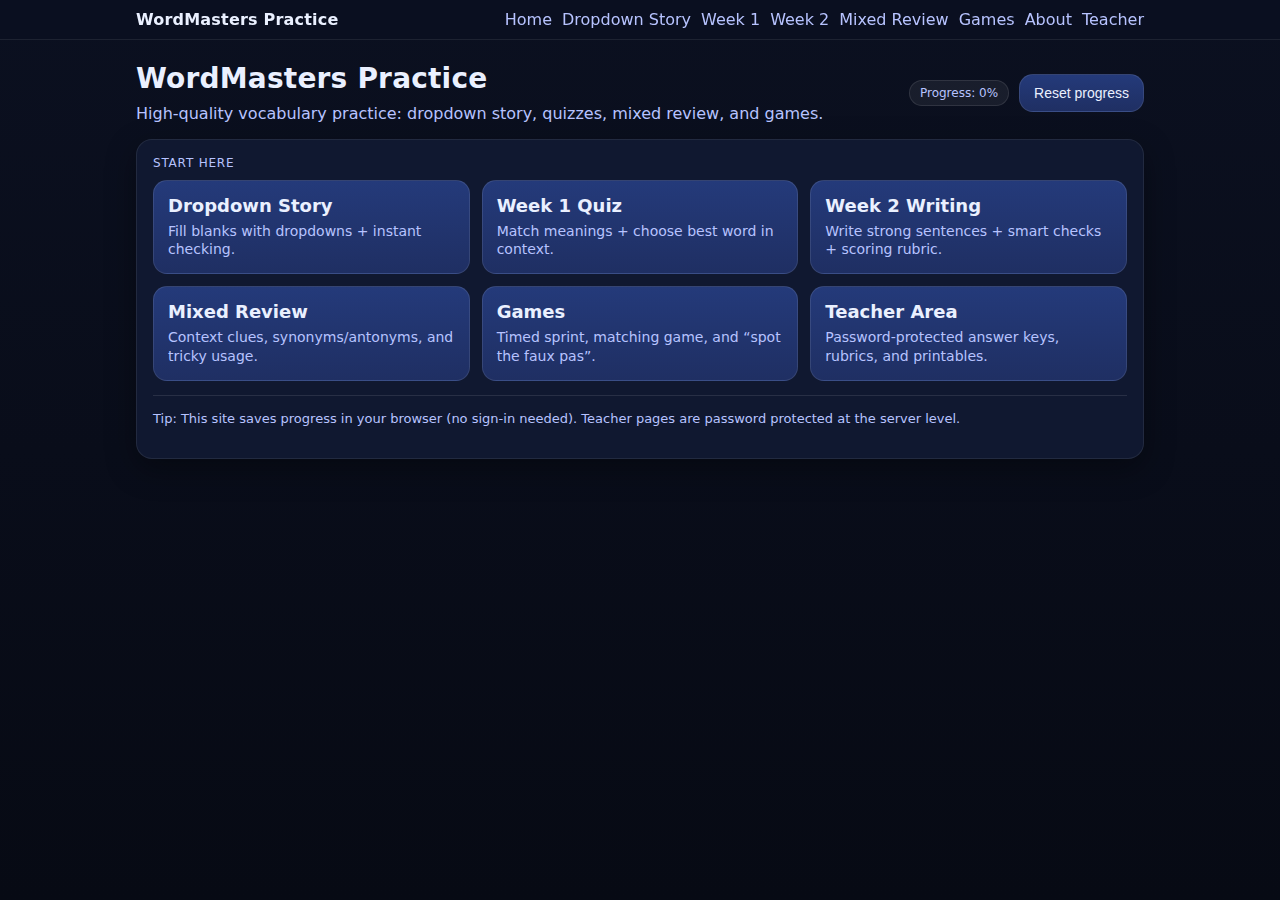
<file: index.html>
<!doctype html>
<html lang="en">
<head>
  <meta charset="utf-8" />
  <meta name="viewport" content="width=device-width,initial-scale=1" />
  <title>WordMasters Practice</title>
  <link rel="stylesheet" href="/assets/styles.css">
</head>
<body>
  <script src="/assets/ui.js"></script>

  <div class="wrap">
    <div class="bar">
      <div>
        <h1>WordMasters Practice</h1>
        <p class="sub">High-quality vocabulary practice: dropdown story, quizzes, mixed review, and games.</p>
      </div>
      <div class="actions">
        <span class="pill" id="progressPill">Progress: 0%</span>
        <button class="btn" onclick="resetProgress()">Reset progress</button>
      </div>
    </div>

    <div class="card" style="margin-top:14px;">
      <div class="kicker">Start here</div>
      <div class="grid">
        <a class="linkCard" href="/vocab_dropdown_story.html">
          <div class="title">Dropdown Story</div>
          <p class="desc">Fill blanks with dropdowns + instant checking.</p>
        </a>

        <a class="linkCard" href="/week1.html">
          <div class="title">Week 1 Quiz</div>
          <p class="desc">Match meanings + choose best word in context.</p>
        </a>

        <a class="linkCard" href="/week2.html">
          <div class="title">Week 2 Writing</div>
          <p class="desc">Write strong sentences + smart checks + scoring rubric.</p>
        </a>

        <a class="linkCard" href="/mixed_review.html">
          <div class="title">Mixed Review</div>
          <p class="desc">Context clues, synonyms/antonyms, and tricky usage.</p>
        </a>

        <a class="linkCard" href="/games.html">
          <div class="title">Games</div>
          <p class="desc">Timed sprint, matching game, and “spot the faux pas”.</p>
        </a>

        <a class="linkCard" href="/teacher/index.html">
          <div class="title">Teacher Area</div>
          <p class="desc">Password-protected answer keys, rubrics, and printables.</p>
        </a>
      </div>

      <hr>
      <p class="small">
        Tip: This site saves progress in your browser (no sign-in needed). Teacher pages are password protected at the server level.
      </p>
    </div>
  </div>

<script>
const KEY = "wm_progress_v1";
function getProgress(){
  try{ return JSON.parse(localStorage.getItem(KEY) || "{}"); }catch(e){ return {}; }
}
function setProgress(p){ localStorage.setItem(KEY, JSON.stringify(p)); }
function calcPct(p){
  const items = ["story","week1","week2","mixed","games"];
  let done = 0;
  for(const k of items){ if(p[k]) done++; }
  return Math.round((done/items.length)*100);
}
function refresh(){
  const p = getProgress();
  document.getElementById("progressPill").textContent = `Progress: ${calcPct(p)}%`;
}
function resetProgress(){
  setProgress({});
  refresh();
  alert("Progress reset.");
}
refresh();
</script>
</body>
</html>
</file>
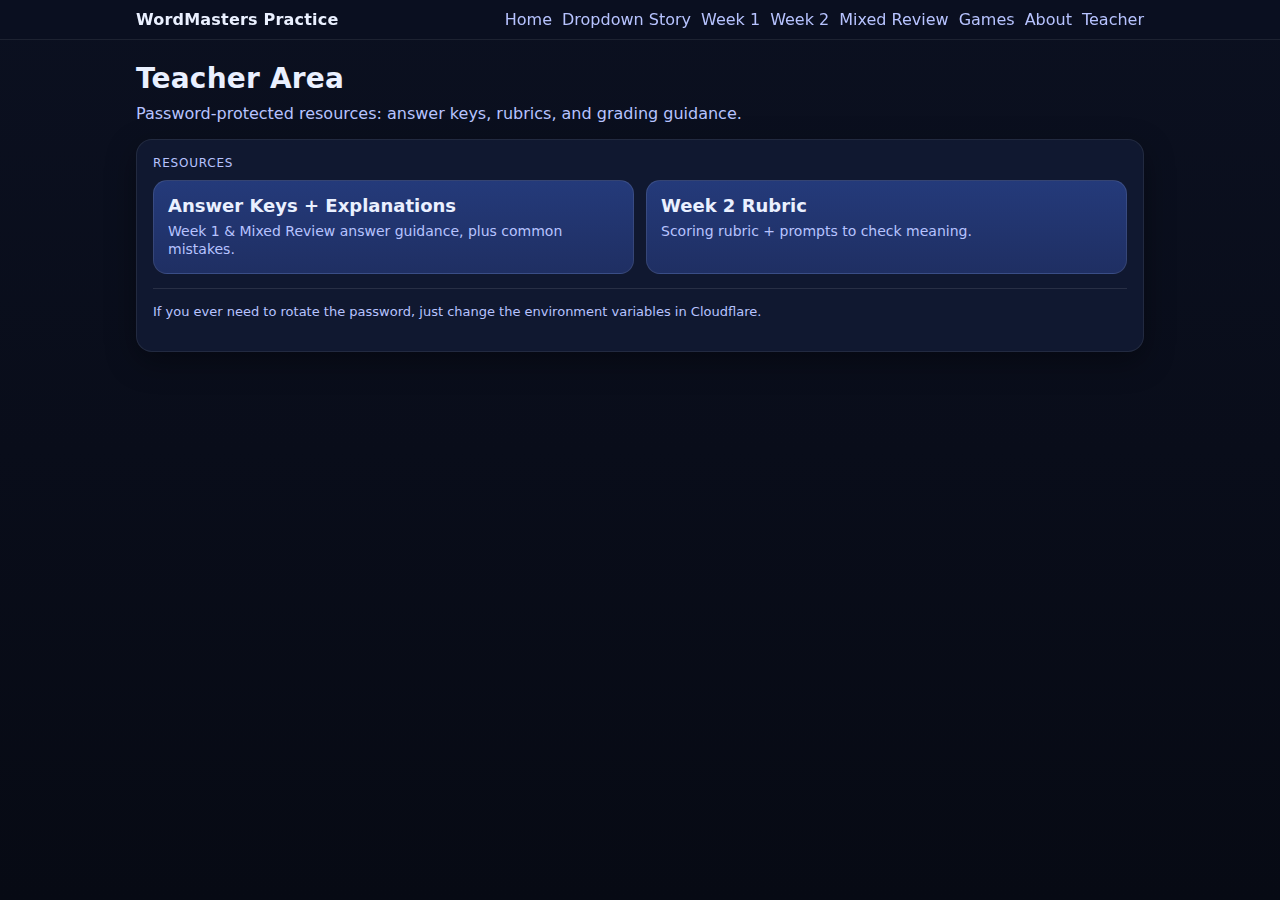
<file: functions/teacher/index.html>
<!doctype html>
<html lang="en">
<head>
<meta charset="utf-8" />
<meta name="viewport" content="width=device-width,initial-scale=1" />
<title>Teacher Area</title>
<link rel="stylesheet" href="/assets/styles.css">
</head>
<body>
<script src="/assets/ui.js"></script>

<div class="wrap">
  <div class="bar">
    <div>
      <h1>Teacher Area</h1>
      <p class="sub">Password-protected resources: answer keys, rubrics, and grading guidance.</p>
    </div>
  </div>

  <div class="card" style="margin-top:14px;">
    <div class="kicker">Resources</div>
    <div class="grid">
      <a class="linkCard" href="/teacher/answer_keys.html">
        <div class="title">Answer Keys + Explanations</div>
        <p class="desc">Week 1 & Mixed Review answer guidance, plus common mistakes.</p>
      </a>
      <a class="linkCard" href="/week2.html#teacher">
        <div class="title">Week 2 Rubric</div>
        <p class="desc">Scoring rubric + prompts to check meaning.</p>
      </a>
    </div>

    <hr>
    <p class="small">If you ever need to rotate the password, just change the environment variables in Cloudflare.</p>
  </div>
</div>
</body>
</html>
</file>
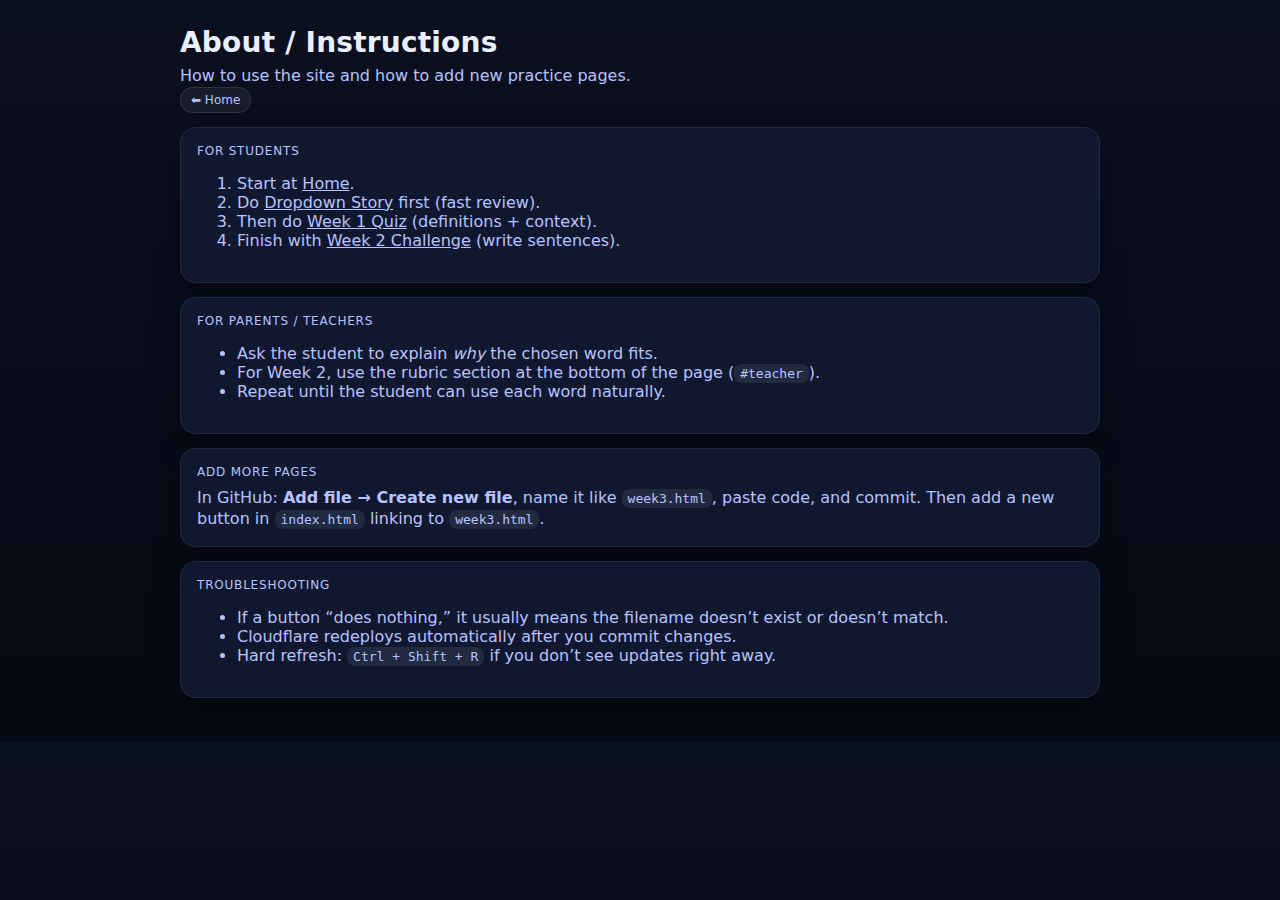
<file: about.html>
<!doctype html>
<html lang="en">
<head>
<meta charset="utf-8" />
<meta name="viewport" content="width=device-width,initial-scale=1" />
<title>About / Instructions</title>
<style>
  :root{
    --bg:#0b1020; --card:#111a33; --text:#eaf0ff; --muted:#b7c3ff;
    --btn:#1f2f63; --btn2:#243a7a; --line:rgba(255,255,255,.10);
  }
  body{ margin:0; font-family:system-ui,Segoe UI,Arial; background:linear-gradient(180deg,var(--bg),#070a14); color:var(--text); }
  .wrap{ max-width:920px; margin:0 auto; padding:26px 16px 44px; }
  h1{ margin:0; font-size:28px; letter-spacing:.2px;}
  .sub{ margin:6px 0 0; color:var(--muted); line-height:1.35}
  .card{ background:rgba(17,26,51,.88); border:1px solid rgba(255,255,255,.08); border-radius:16px; padding:16px; box-shadow:0 10px 30px rgba(0,0,0,.35); margin-top:14px; }
  .pill{ display:inline-block; padding:5px 10px; border-radius:999px; background:rgba(255,255,255,.06); border:1px solid var(--line); color:var(--muted); font-size:12px; text-decoration:none; }
  .pill:hover{ text-decoration:underline; }
  code{ background:rgba(255,255,255,.08); padding:2px 6px; border-radius:8px; }
  a{ color:var(--muted); }
  ul,ol{ color:var(--muted); }
  .kicker{ font-size:12px; color:var(--muted); text-transform:uppercase; letter-spacing:.8px; margin-bottom:8px; }
</style>
</head>
<body>
  <div class="wrap">
    <h1>About / Instructions</h1>
    <p class="sub">How to use the site and how to add new practice pages.</p>
    <a class="pill" href="index.html">⬅ Home</a>

    <div class="card">
      <div class="kicker">For students</div>
      <ol>
        <li>Start at <a href="index.html">Home</a>.</li>
        <li>Do <a href="vocab_dropdown_story.html">Dropdown Story</a> first (fast review).</li>
        <li>Then do <a href="week1.html">Week 1 Quiz</a> (definitions + context).</li>
        <li>Finish with <a href="week2.html">Week 2 Challenge</a> (write sentences).</li>
      </ol>
    </div>

    <div class="card">
      <div class="kicker">For parents / teachers</div>
      <ul>
        <li>Ask the student to explain <em>why</em> the chosen word fits.</li>
        <li>For Week 2, use the rubric section at the bottom of the page (<code>#teacher</code>).</li>
        <li>Repeat until the student can use each word naturally.</li>
      </ul>
    </div>

    <div class="card">
      <div class="kicker">Add more pages</div>
      <p class="sub">
        In GitHub: <strong>Add file → Create new file</strong>, name it like <code>week3.html</code>, paste code, and commit.
        Then add a new button in <code>index.html</code> linking to <code>week3.html</code>.
      </p>
    </div>

    <div class="card">
      <div class="kicker">Troubleshooting</div>
      <ul>
        <li>If a button “does nothing,” it usually means the filename doesn’t exist or doesn’t match.</li>
        <li>Cloudflare redeploys automatically after you commit changes.</li>
        <li>Hard refresh: <code>Ctrl + Shift + R</code> if you don’t see updates right away.</li>
      </ul>
    </div>
  </div>
</body>
</html>
</file>
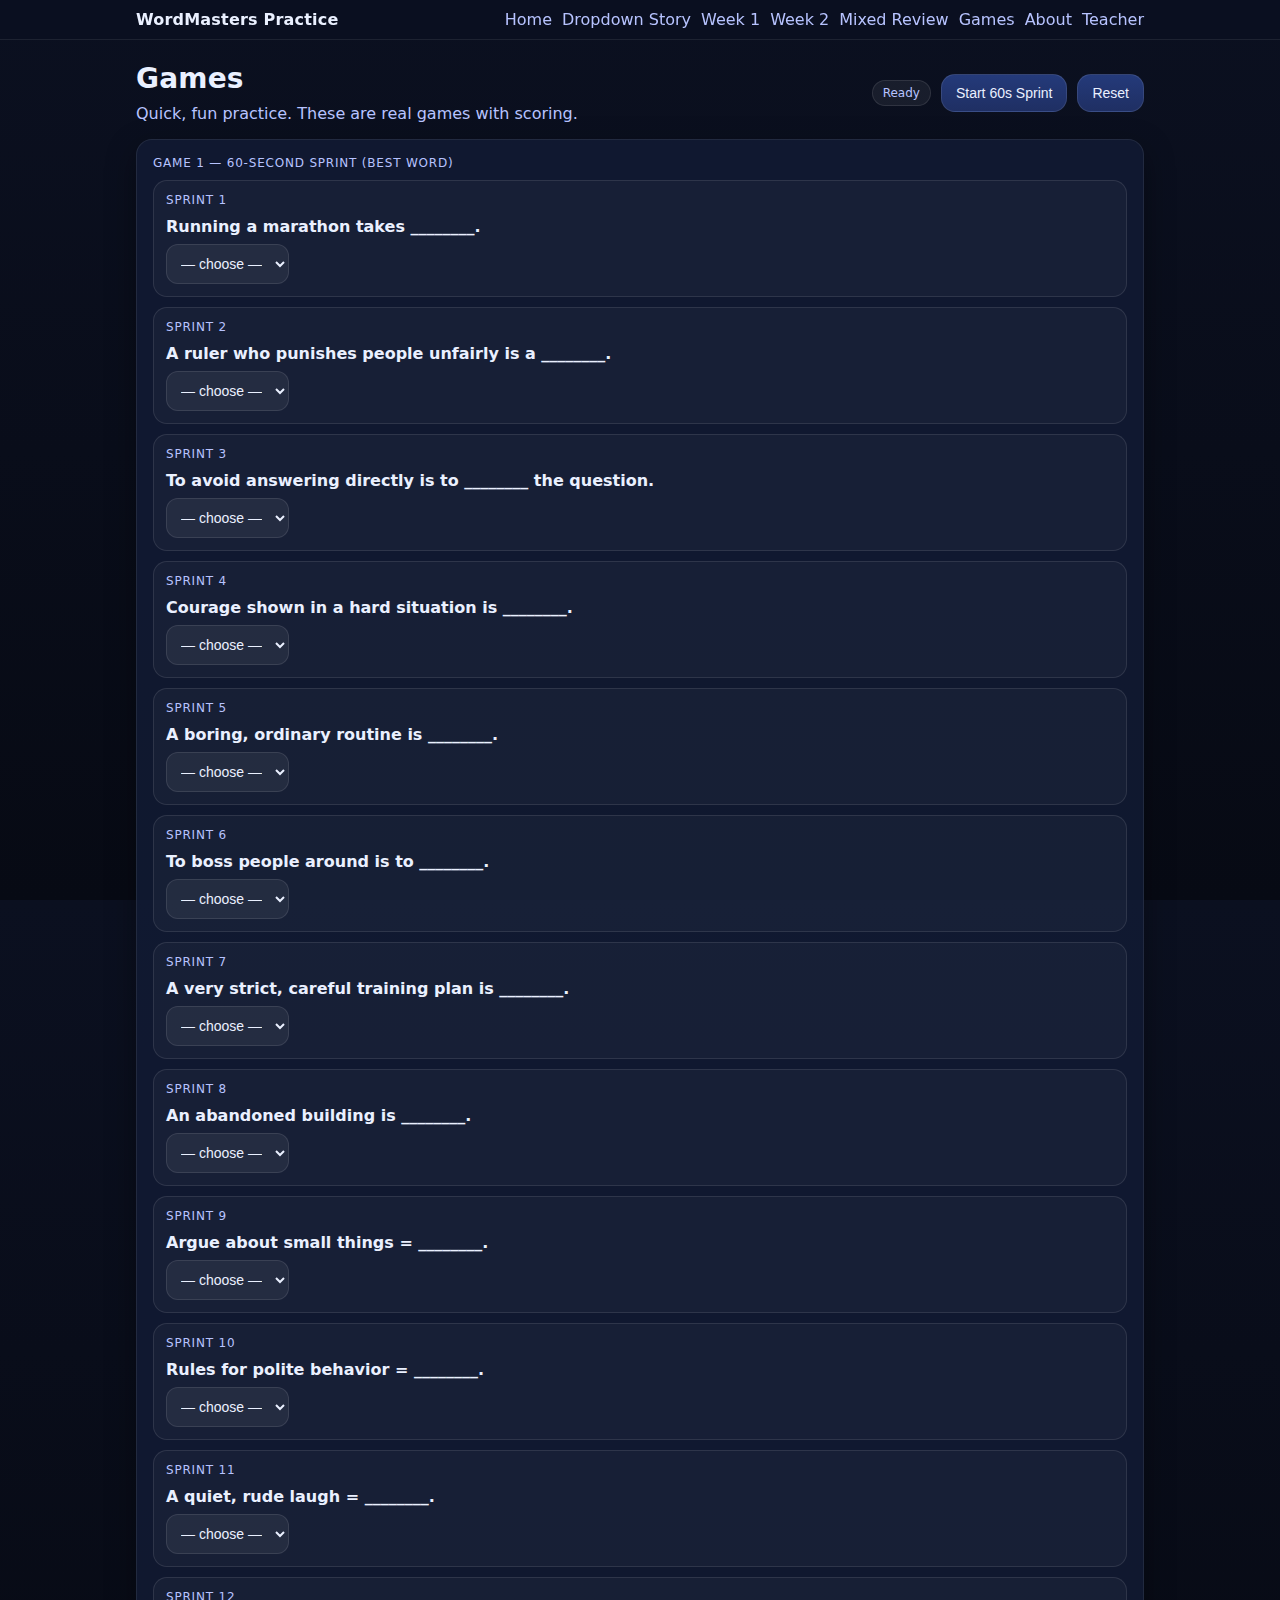
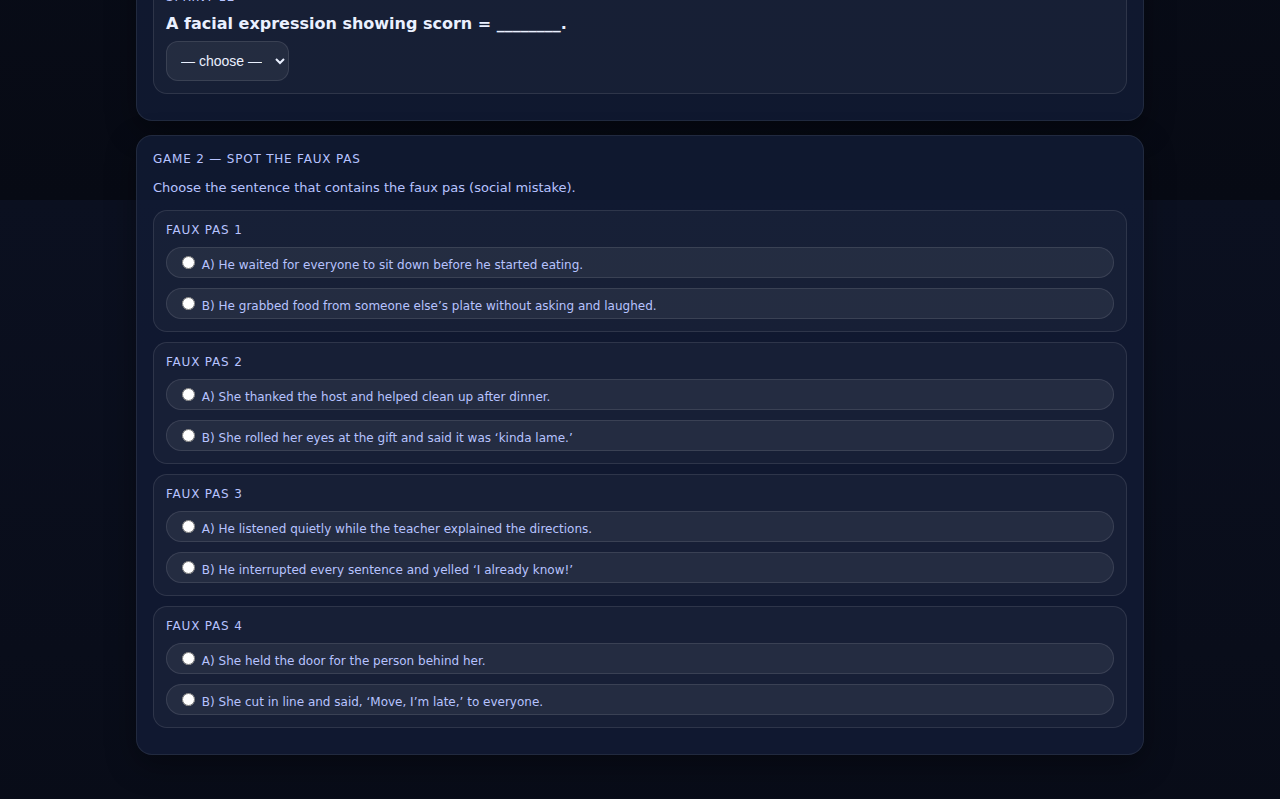
<file: games.html>
<!doctype html>
<html lang="en">
<head>
<meta charset="utf-8" />
<meta name="viewport" content="width=device-width,initial-scale=1" />
<title>Games</title>
<link rel="stylesheet" href="/assets/styles.css">
</head>
<body>
<script src="/assets/ui.js"></script>

<div class="wrap">
  <div class="bar">
    <div>
      <h1>Games</h1>
      <p class="sub">Quick, fun practice. These are real games with scoring.</p>
    </div>
    <div class="actions">
      <span id="pill" class="pill">Ready</span>
      <button class="btn" onclick="start()">Start 60s Sprint</button>
      <button class="btn" onclick="resetAll()">Reset</button>
    </div>
  </div>

  <div class="card" style="margin-top:14px;">
    <div class="kicker">Game 1 — 60-second Sprint (best word)</div>
    <div id="sprint"></div>
  </div>

  <div class="card" style="margin-top:14px;">
    <div class="kicker">Game 2 — Spot the Faux Pas</div>
    <p class="small">Choose the sentence that contains the faux pas (social mistake).</p>
    <div id="faux"></div>
  </div>
</div>

<script>
const KEY="wm_progress_v1";
let timer=null;
let timeLeft=0;

const sprintQs = [
  {ans:"stamina", q:"Running a marathon takes ________."},
  {ans:"tyrant", q:"A ruler who punishes people unfairly is a ________."},
  {ans:"evade", q:"To avoid answering directly is to ________ the question."},
  {ans:"mettle", q:"Courage shown in a hard situation is ________."},
  {ans:"mundane", q:"A boring, ordinary routine is ________."},
  {ans:"domineer", q:"To boss people around is to ________."},
  {ans:"rigorous", q:"A very strict, careful training plan is ________."},
  {ans:"derelict", q:"An abandoned building is ________."},
  {ans:"bicker", q:"Argue about small things = ________."},
  {ans:"etiquette", q:"Rules for polite behavior = ________."},
  {ans:"snicker", q:"A quiet, rude laugh = ________."},
  {ans:"sneer", q:"A facial expression showing scorn = ________."}
];

const sprintOpts = [
  "stamina","tyrant","evade","mettle","mundane","domineer","rigorous","derelict","bicker","etiquette","snicker","sneer",
  "lax","threshold","amicable","sketchy","wrangle","refuse","haggard","shirk","peaked","disposition","enact","establish"
];

const fauxQs = [
  {
    a:"He waited for everyone to sit down before he started eating.",
    b:"He grabbed food from someone else’s plate without asking and laughed.",
    ans:"b"
  },
  {
    a:"She thanked the host and helped clean up after dinner.",
    b:"She rolled her eyes at the gift and said it was ‘kinda lame.’",
    ans:"b"
  },
  {
    a:"He listened quietly while the teacher explained the directions.",
    b:"He interrupted every sentence and yelled ‘I already know!’",
    ans:"b"
  },
  {
    a:"She held the door for the person behind her.",
    b:"She cut in line and said, ‘Move, I’m late,’ to everyone.",
    ans:"b"
  }
];

function render(){
  const s=document.getElementById("sprint");
  s.innerHTML="";
  sprintQs.forEach((it,i)=>{
    const div=document.createElement("div");
    div.className="q";
    div.innerHTML=`
      <div class="kicker">Sprint ${i+1}</div>
      <div style="font-weight:800;margin-bottom:8px;">${it.q}</div>
      <select data-ans="${it.ans}">
        <option value="">— choose —</option>
        ${sprintOpts.map(x=>`<option value="${x}">${x}</option>`).join("")}
      </select>
    `;
    s.appendChild(div);
  });

  const f=document.getElementById("faux");
  f.innerHTML="";
  fauxQs.forEach((it,i)=>{
    const div=document.createElement("div");
    div.className="q";
    div.innerHTML=`
      <div class="kicker">Faux Pas ${i+1}</div>
      <div style="display:grid; gap:10px;">
        <label class="pill" style="cursor:pointer;">
          <input type="radio" name="fp_${i}" value="a"> A) ${it.a}
        </label>
        <label class="pill" style="cursor:pointer;">
          <input type="radio" name="fp_${i}" value="b"> B) ${it.b}
        </label>
      </div>
    `;
    f.appendChild(div);
  });
}

function start(){
  if(timer) return;
  timeLeft=60;
  document.getElementById("pill").textContent = `Sprint: ${timeLeft}s`;
  timer=setInterval(()=>{
    timeLeft--;
    document.getElementById("pill").textContent = `Sprint: ${timeLeft}s`;
    if(timeLeft<=0){
      clearInterval(timer); timer=null;
      grade();
    }
  },1000);
}

function grade(){
  let sprintCorrect=0;
  document.querySelectorAll("#sprint select").forEach(sel=>{
    sel.classList.remove("ok","bad");
    const ok = sel.value === sel.dataset.ans;
    if(ok){ sel.classList.add("ok"); sprintCorrect++; }
    else sel.classList.add("bad");
  });

  let fauxCorrect=0;
  fauxQs.forEach((it,i)=>{
    const pick = document.querySelector(`input[name="fp_${i}"]:checked`);
    const ok = pick && pick.value === it.ans;
    fauxCorrect += ok ? 1 : 0;
  });

  const total = sprintCorrect + fauxCorrect;
  document.getElementById("pill").textContent = `Done • Score ${total} (Sprint ${sprintCorrect}/12, Faux ${fauxCorrect}/4)`;

  const p = JSON.parse(localStorage.getItem(KEY) || "{}");
  p.games = (total >= 14);
  localStorage.setItem(KEY, JSON.stringify(p));
}

function resetAll(){
  if(timer){ clearInterval(timer); timer=null; }
  document.getElementById("pill").textContent="Ready";
  document.querySelectorAll("#sprint select").forEach(sel=>{ sel.value=""; sel.classList.remove("ok","bad"); });
  document.querySelectorAll(`#faux input[type="radio"]`).forEach(r=>{ r.checked=false; });
}

render();
</script>
</body>
</html>
</file>
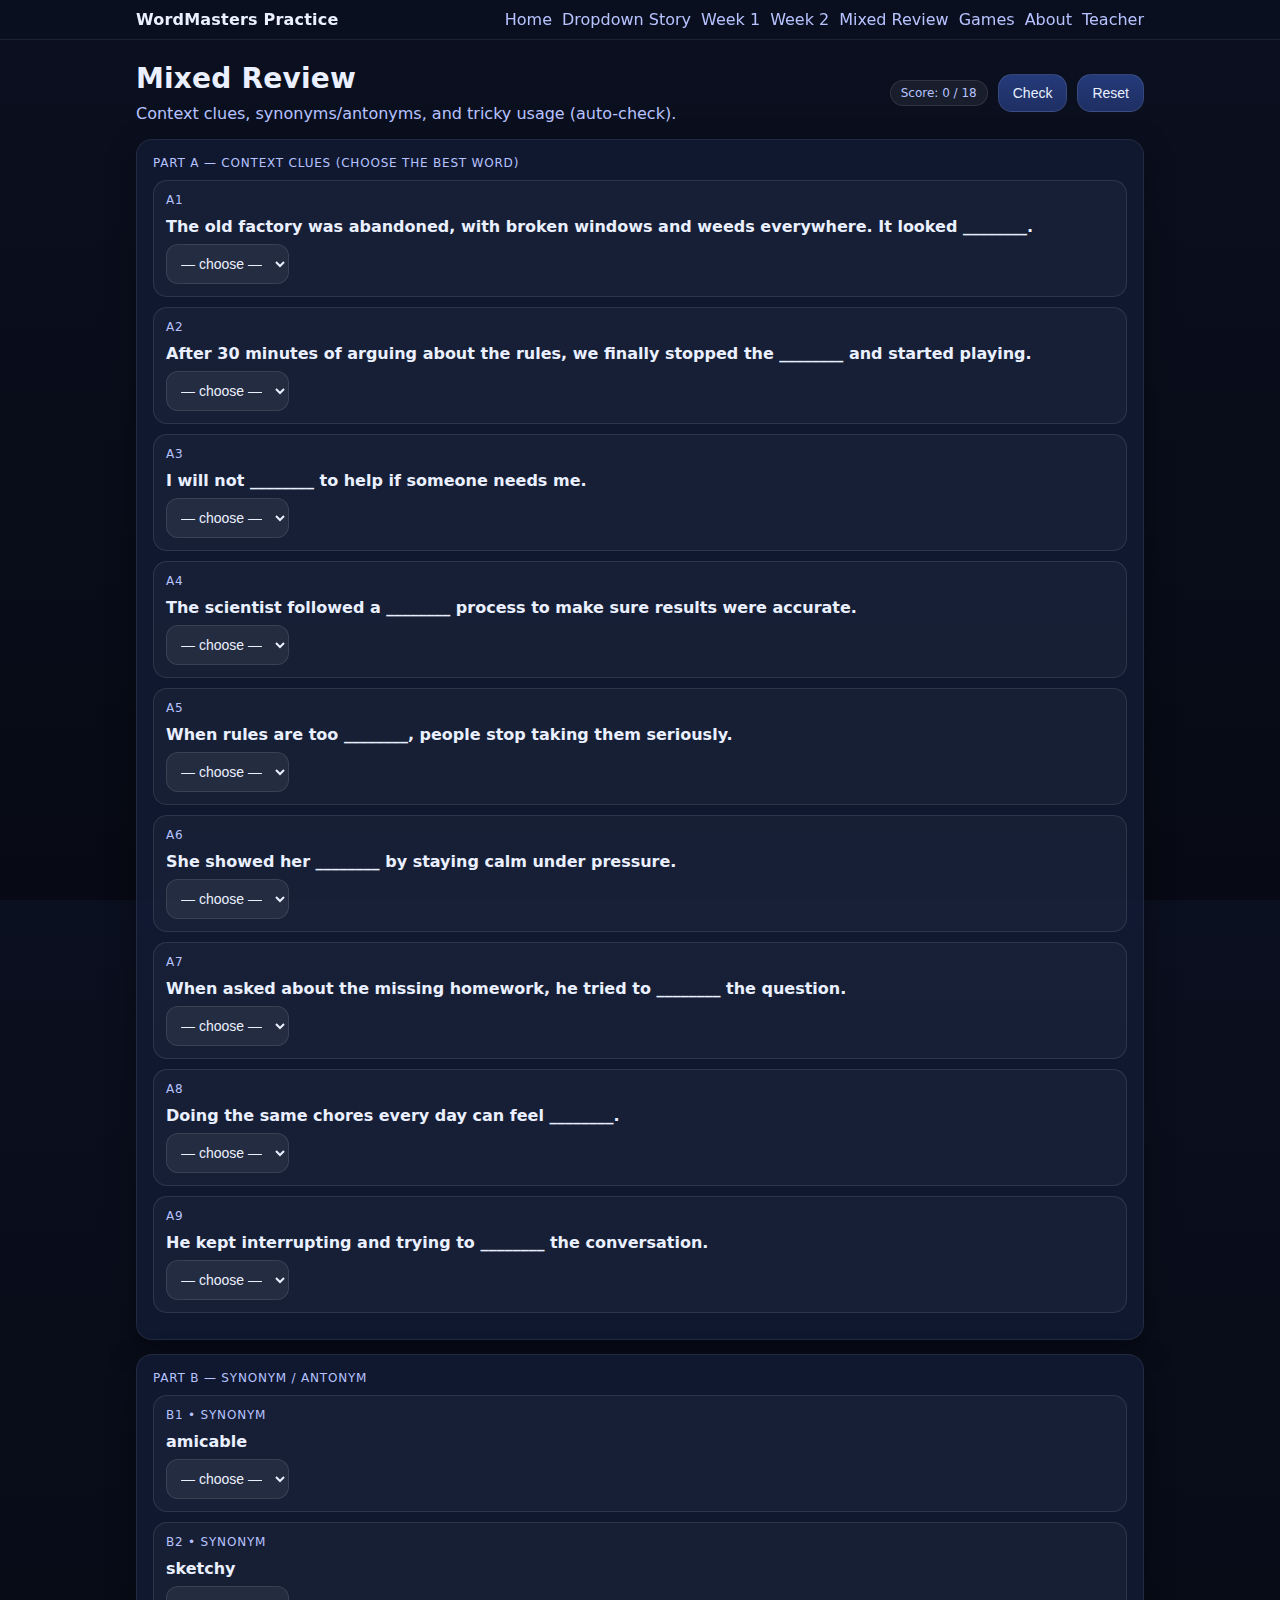
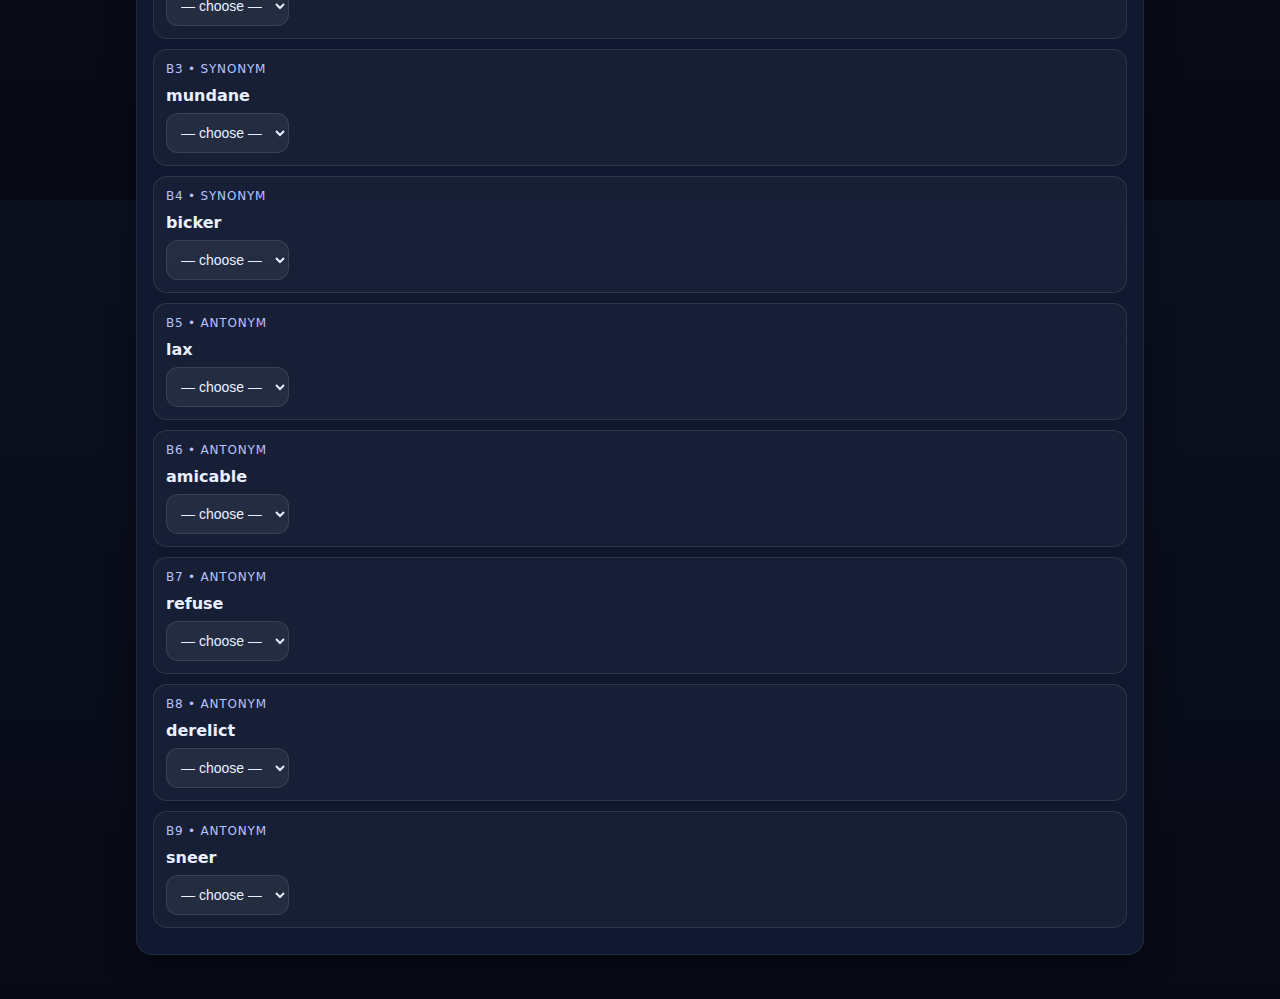
<file: mixed_review.html>
<!doctype html>
<html lang="en">
<head>
<meta charset="utf-8" />
<meta name="viewport" content="width=device-width,initial-scale=1" />
<title>Mixed Review</title>
<link rel="stylesheet" href="/assets/styles.css">
</head>
<body>
<script src="/assets/ui.js"></script>

<div class="wrap">
  <div class="bar">
    <div>
      <h1>Mixed Review</h1>
      <p class="sub">Context clues, synonyms/antonyms, and tricky usage (auto-check).</p>
    </div>
    <div class="actions">
      <span id="score" class="pill">Score: 0 / 18</span>
      <button class="btn" onclick="check()">Check</button>
      <button class="btn" onclick="resetAll()">Reset</button>
    </div>
  </div>

  <div class="card" style="margin-top:14px;">
    <div class="kicker">Part A — Context clues (choose the best word)</div>
    <div id="a"></div>
  </div>

  <div class="card" style="margin-top:14px;">
    <div class="kicker">Part B — Synonym / Antonym</div>
    <div id="b"></div>
  </div>
</div>

<script>
const KEY="wm_progress_v1";

const A = [
  {ans:"derelict", q:"The old factory was abandoned, with broken windows and weeds everywhere. It looked ________."},
  {ans:"wrangle", q:"After 30 minutes of arguing about the rules, we finally stopped the ________ and started playing."},
  {ans:"refuse", q:"I will not ________ to help if someone needs me."},
  {ans:"rigorous", q:"The scientist followed a ________ process to make sure results were accurate."},
  {ans:"lax", q:"When rules are too ________, people stop taking them seriously."},
  {ans:"mettle", q:"She showed her ________ by staying calm under pressure."},
  {ans:"evade", q:"When asked about the missing homework, he tried to ________ the question."},
  {ans:"mundane", q:"Doing the same chores every day can feel ________."},
  {ans:"domineer", q:"He kept interrupting and trying to ________ the conversation."}
];

const Aopts = [
  "derelict","wrangle","refuse","rigorous","lax","mettle","evade","mundane","domineer",
  "stamina","tyrant","sketchy","amicable","threshold","bicker","snicker","sneer","etiquette"
];

const B = [
  {type:"Synonym", word:"amicable", ans:"friendly"},
  {type:"Synonym", word:"sketchy", ans:"suspicious"},
  {type:"Synonym", word:"mundane", ans:"ordinary"},
  {type:"Synonym", word:"bicker", ans:"argue"},
  {type:"Antonym", word:"lax", ans:"strict"},
  {type:"Antonym", word:"amicable", ans:"hostile"},
  {type:"Antonym", word:"refuse", ans:"accept"},
  {type:"Antonym", word:"derelict", ans:"maintained"},
  {type:"Antonym", word:"sneer", ans:"praise"}
];

const Bopts = ["friendly","suspicious","ordinary","argue","strict","hostile","accept","maintained","praise"];

function render(){
  const a=document.getElementById("a");
  a.innerHTML="";
  A.forEach((it,i)=>{
    const div=document.createElement("div");
    div.className="q";
    div.innerHTML=`
      <div class="kicker">A${i+1}</div>
      <div style="font-weight:800;margin-bottom:8px;">${it.q}</div>
      <select data-ans="${it.ans}">
        <option value="">— choose —</option>
        ${Aopts.map(x=>`<option value="${x}">${x}</option>`).join("")}
      </select>
    `;
    a.appendChild(div);
  });

  const b=document.getElementById("b");
  b.innerHTML="";
  B.forEach((it,i)=>{
    const div=document.createElement("div");
    div.className="q";
    div.innerHTML=`
      <div class="kicker">B${i+1} • ${it.type}</div>
      <div style="font-weight:800;margin-bottom:8px;">${it.word}</div>
      <select data-ans="${it.ans}">
        <option value="">— choose —</option>
        ${Bopts.map(x=>`<option value="${x}">${x}</option>`).join("")}
      </select>
    `;
    b.appendChild(div);
  });
}

function check(){
  let correct=0;
  document.querySelectorAll("select").forEach(sel=>{
    sel.classList.remove("ok","bad");
    const ok = sel.value === sel.dataset.ans;
    if(ok){ sel.classList.add("ok"); correct++; }
    else sel.classList.add("bad");
  });
  document.getElementById("score").textContent = `Score: ${correct} / 18`;

  const p = JSON.parse(localStorage.getItem(KEY) || "{}");
  p.mixed = (correct >= 16);
  localStorage.setItem(KEY, JSON.stringify(p));
}

function resetAll(){
  document.querySelectorAll("select").forEach(sel=>{ sel.value=""; sel.classList.remove("ok","bad"); });
  document.getElementById("score").textContent="Score: 0 / 18";
}

render();
</script>
</body>
</html>
</file>
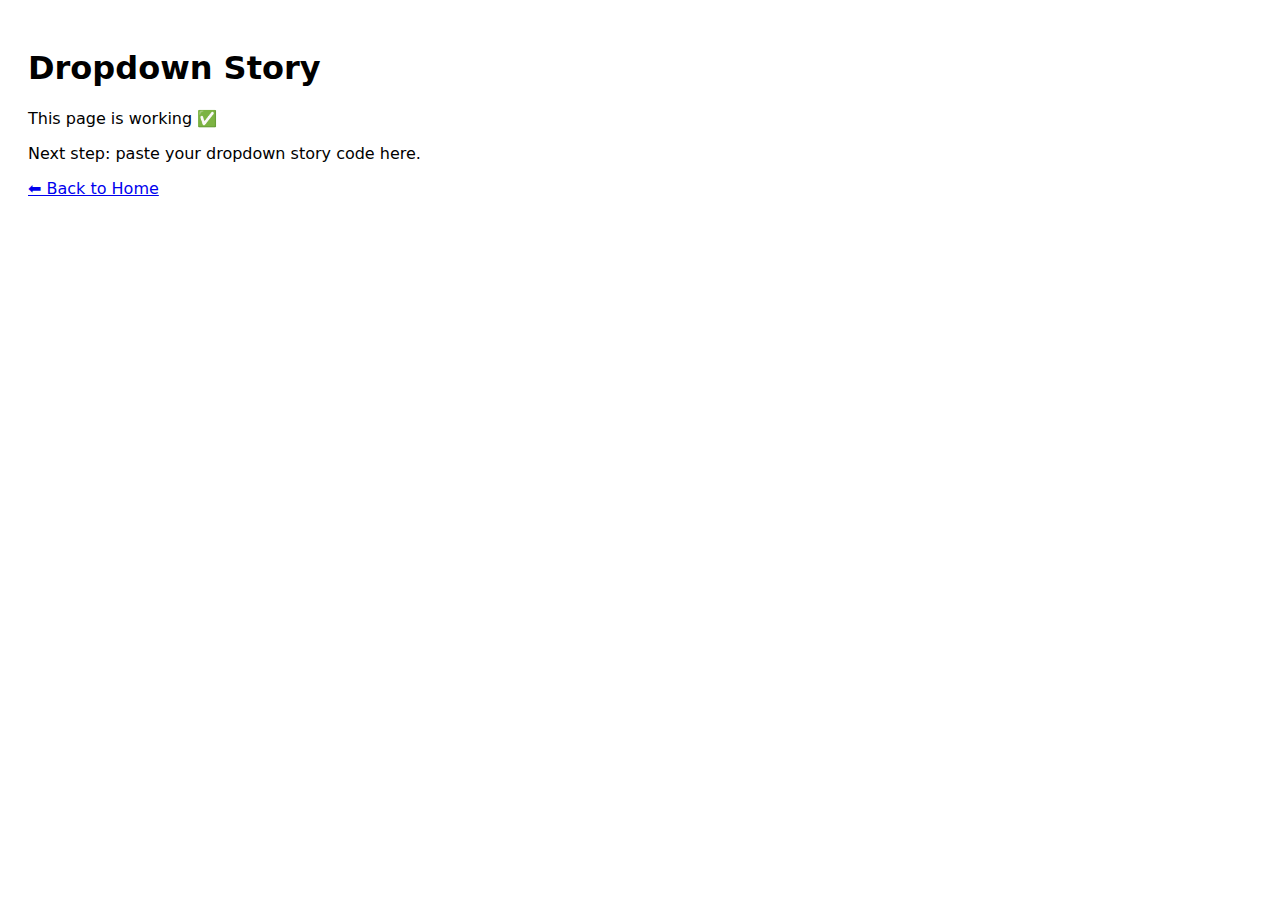
<file: vocab_dropdown_story.html>
<!doctype html>
<html>
<head>
  <meta charset="utf-8">
  <meta name="viewport" content="width=device-width, initial-scale=1">
  <title>Dropdown Story</title>
</head>
<body style="font-family:system-ui; padding:20px;">
  <h1>Dropdown Story</h1>
  <p>This page is working ✅</p>
  <p>Next step: paste your dropdown story code here.</p>
  <p><a href="index.html">⬅ Back to Home</a></p>
</body>
</html>
</file>
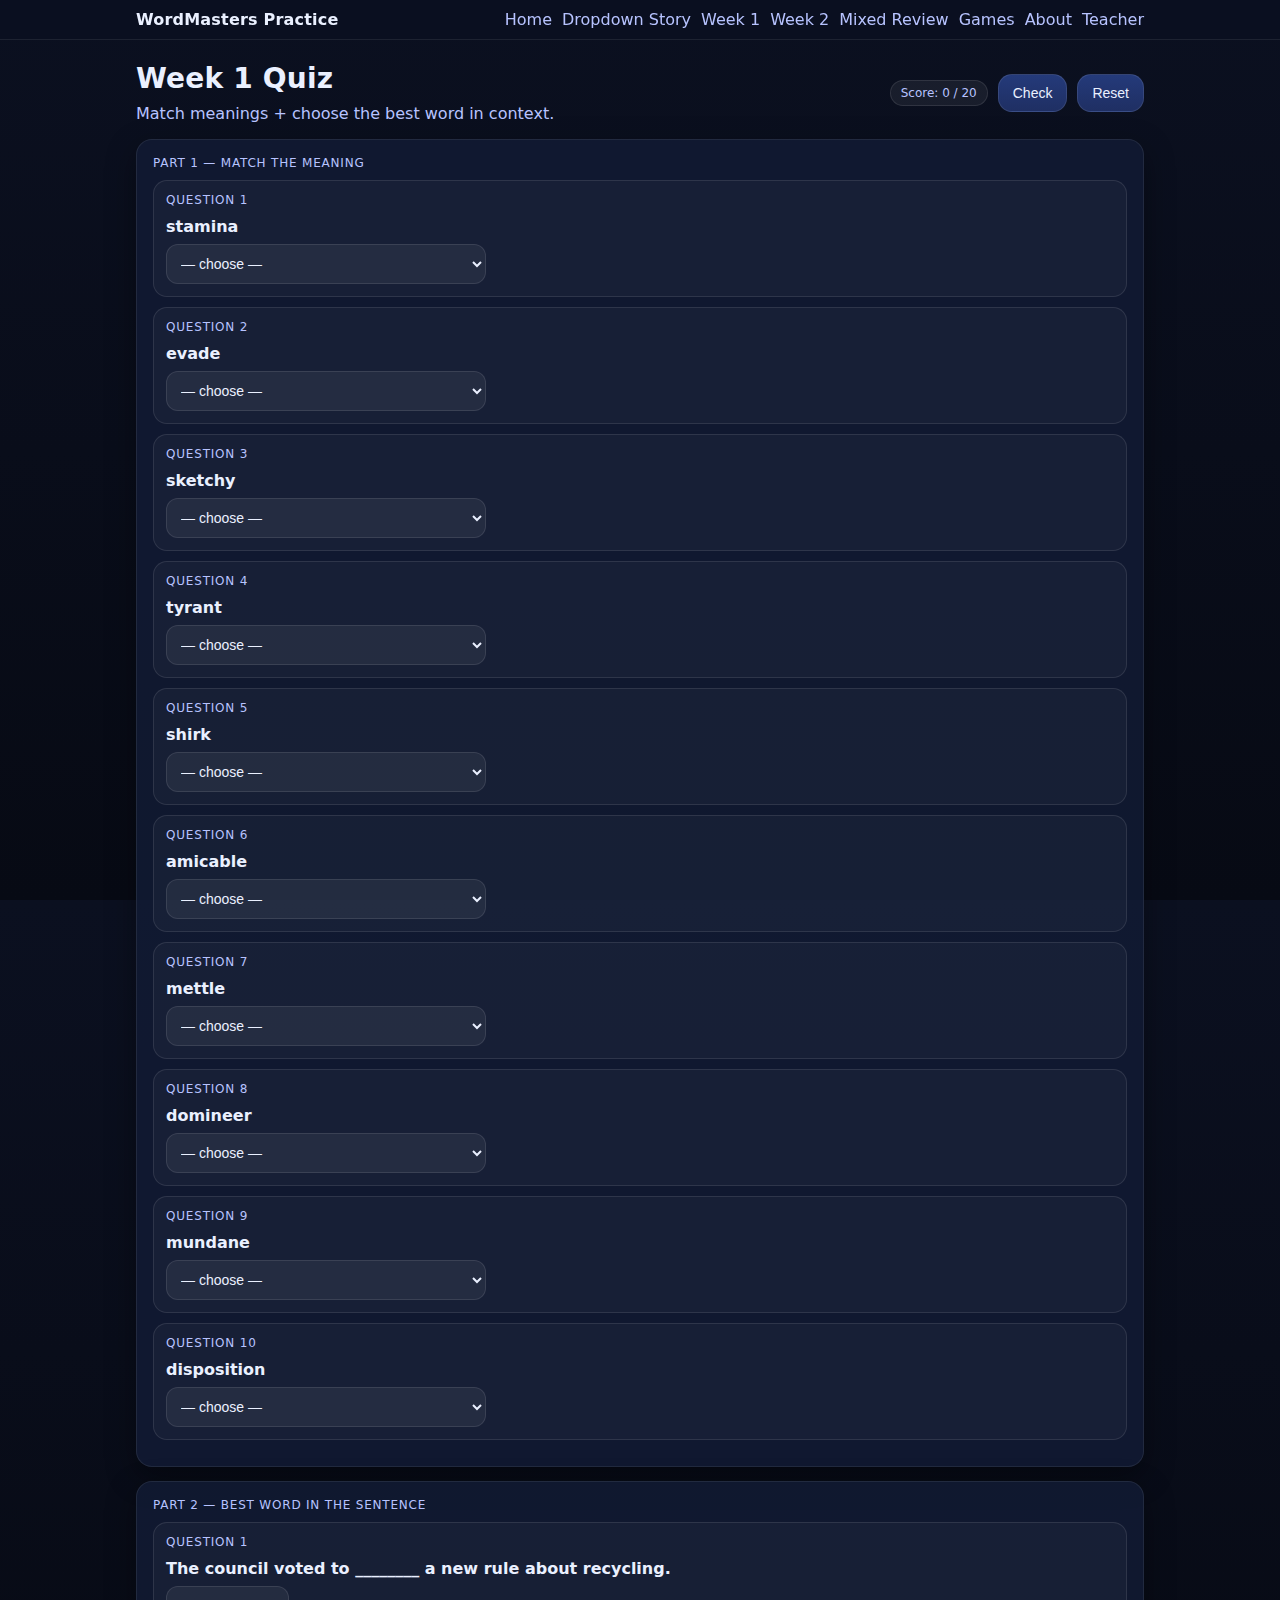
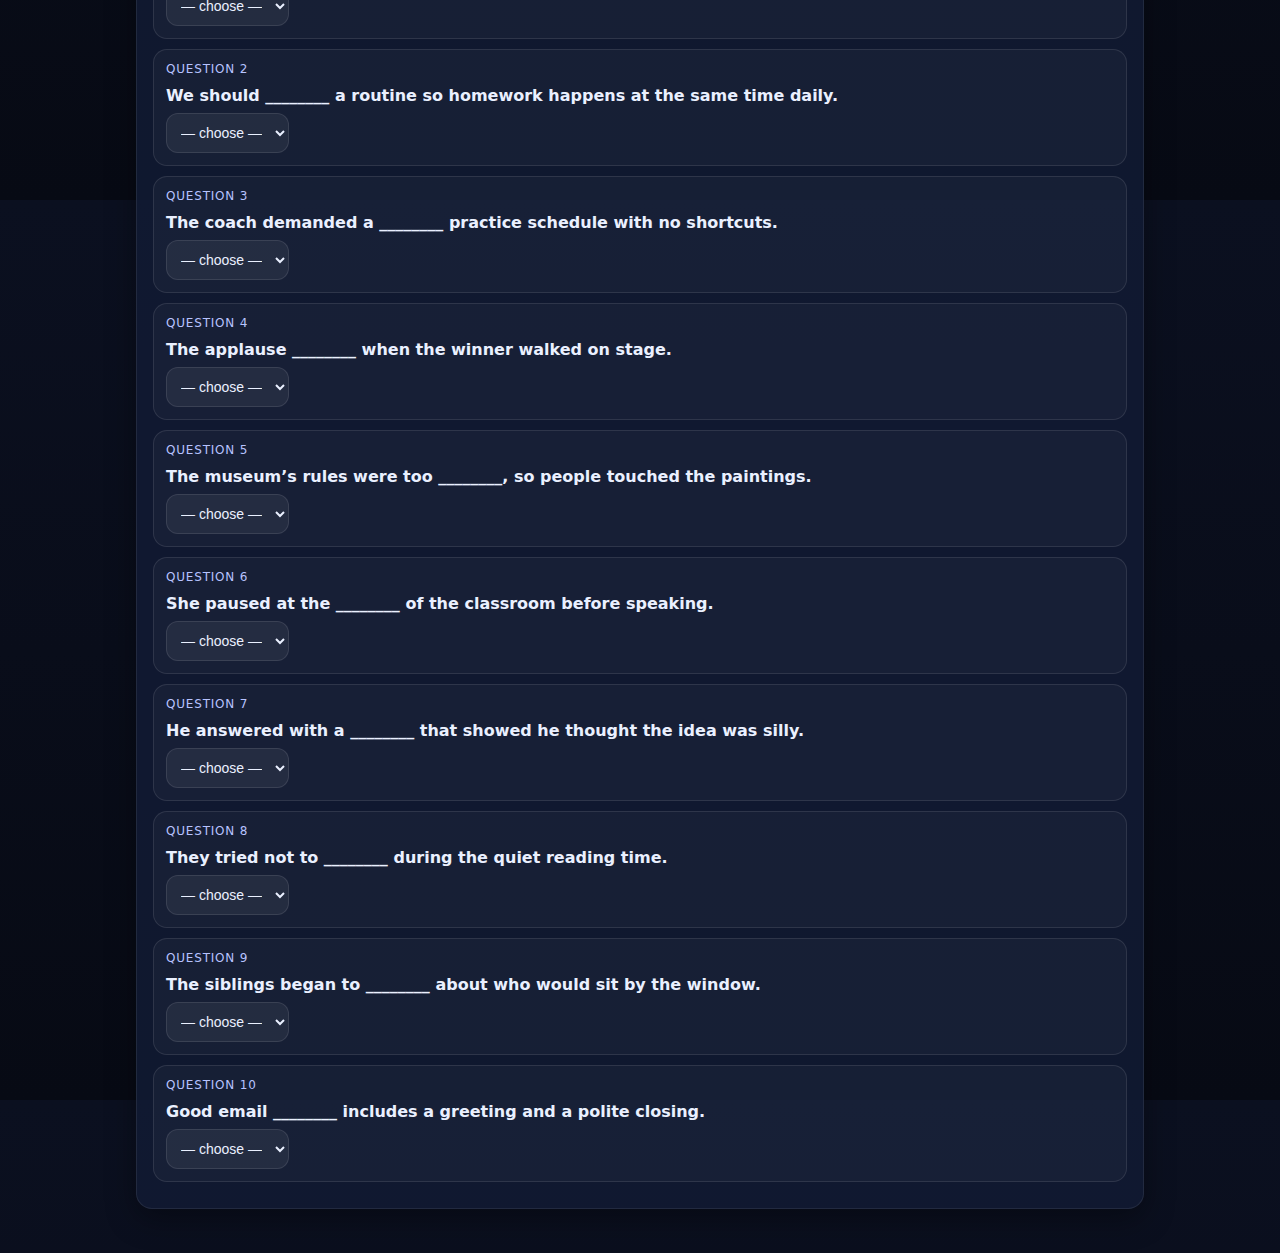
<file: week1.html>
<!doctype html>
<html lang="en">
<head>
<meta charset="utf-8" />
<meta name="viewport" content="width=device-width,initial-scale=1" />
<title>Week 1 Quiz</title>
<link rel="stylesheet" href="/assets/styles.css">
</head>
<body>
<script src="/assets/ui.js"></script>

<div class="wrap">
  <div class="bar">
    <div>
      <h1>Week 1 Quiz</h1>
      <p class="sub">Match meanings + choose the best word in context.</p>
    </div>
    <div class="actions">
      <span id="score" class="pill">Score: 0 / 20</span>
      <button class="btn" onclick="check()">Check</button>
      <button class="btn" onclick="resetAll()">Reset</button>
    </div>
  </div>

  <div class="card" style="margin-top:14px;">
    <div class="kicker">Part 1 — Match the meaning</div>
    <div id="part1"></div>
  </div>

  <div class="card" style="margin-top:14px;">
    <div class="kicker">Part 2 — Best word in the sentence</div>
    <div id="part2"></div>
  </div>
</div>

<script>
const KEY="wm_progress_v1";

const part1 = [
  {w:"stamina", a:"strength to keep going for a long time"},
  {w:"evade", a:"avoid or escape (a duty, question, or danger)"},
  {w:"sketchy", a:"doubtful; not trustworthy; suspicious"},
  {w:"tyrant", a:"cruel ruler who uses power unfairly"},
  {w:"shirk", a:"avoid work or responsibility"},
  {w:"amicable", a:"friendly and peaceful"},
  {w:"mettle", a:"courage/strength shown in a challenge"},
  {w:"domineer", a:"try to control others in a bossy way"},
  {w:"mundane", a:"ordinary; not exciting"},
  {w:"disposition", a:"a person’s usual mood or attitude"}
];

const p2Items = [
  {a:"enact", prompt:"The council voted to ________ a new rule about recycling."},
  {a:"establish", prompt:"We should ________ a routine so homework happens at the same time daily."},
  {a:"rigorous", prompt:"The coach demanded a ________ practice schedule with no shortcuts."},
  {a:"peaked", prompt:"The applause ________ when the winner walked on stage."},
  {a:"lax", prompt:"The museum’s rules were too ________, so people touched the paintings."},
  {a:"threshold", prompt:"She paused at the ________ of the classroom before speaking."},
  {a:"sneer", prompt:"He answered with a ________ that showed he thought the idea was silly."},
  {a:"snicker", prompt:"They tried not to ________ during the quiet reading time."},
  {a:"bicker", prompt:"The siblings began to ________ about who would sit by the window."},
  {a:"etiquette", prompt:"Good email ________ includes a greeting and a polite closing."}
];

const p2Options = ["enact","establish","rigorous","peaked","lax","threshold","sneer","snicker","bicker","etiquette"];

function shuffle(a){
  a=[...a];
  for(let i=a.length-1;i>0;i--){
    const j=Math.floor(Math.random()*(i+1));
    [a[i],a[j]]=[a[j],a[i]];
  }
  return a;
}

function render(){
  const defs = shuffle(part1.map(x=>x.a));
  const p1Root = document.getElementById("part1");
  p1Root.innerHTML="";
  part1.forEach((it, i)=>{
    const div=document.createElement("div");
    div.className="q";
    div.innerHTML = `
      <div class="kicker">Question ${i+1}</div>
      <div style="font-weight:800; margin-bottom:8px;">${it.w}</div>
      <select data-answer="${it.a}">
        <option value="">— choose —</option>
        ${defs.map(d=>`<option value="${d}">${d}</option>`).join("")}
      </select>
    `;
    p1Root.appendChild(div);
  });

  const p2Root = document.getElementById("part2");
  p2Root.innerHTML="";
  p2Items.forEach((it, i)=>{
    const div=document.createElement("div");
    div.className="q";
    div.innerHTML = `
      <div class="kicker">Question ${i+1}</div>
      <div style="font-weight:800; margin-bottom:8px;">${it.prompt}</div>
      <select data-answer="${it.a}">
        <option value="">— choose —</option>
        ${p2Options.map(w=>`<option value="${w}">${w}</option>`).join("")}
      </select>
    `;
    p2Root.appendChild(div);
  });
}

function check(){
  let correct=0;
  document.querySelectorAll("select").forEach(sel=>{
    sel.classList.remove("ok","bad");
    const ok = sel.value === sel.dataset.answer;
    if(ok){ sel.classList.add("ok"); correct++; }
    else sel.classList.add("bad");
  });
  document.getElementById("score").textContent = `Score: ${correct} / 20`;

  const p = JSON.parse(localStorage.getItem(KEY) || "{}");
  p.week1 = (correct >= 18); // premium “pass” threshold
  localStorage.setItem(KEY, JSON.stringify(p));
}

function resetAll(){
  document.querySelectorAll("select").forEach(sel=>{ sel.value=""; sel.classList.remove("ok","bad"); });
  document.getElementById("score").textContent = "Score: 0 / 20";
}

render();
</script>
</body>
</html>
</file>
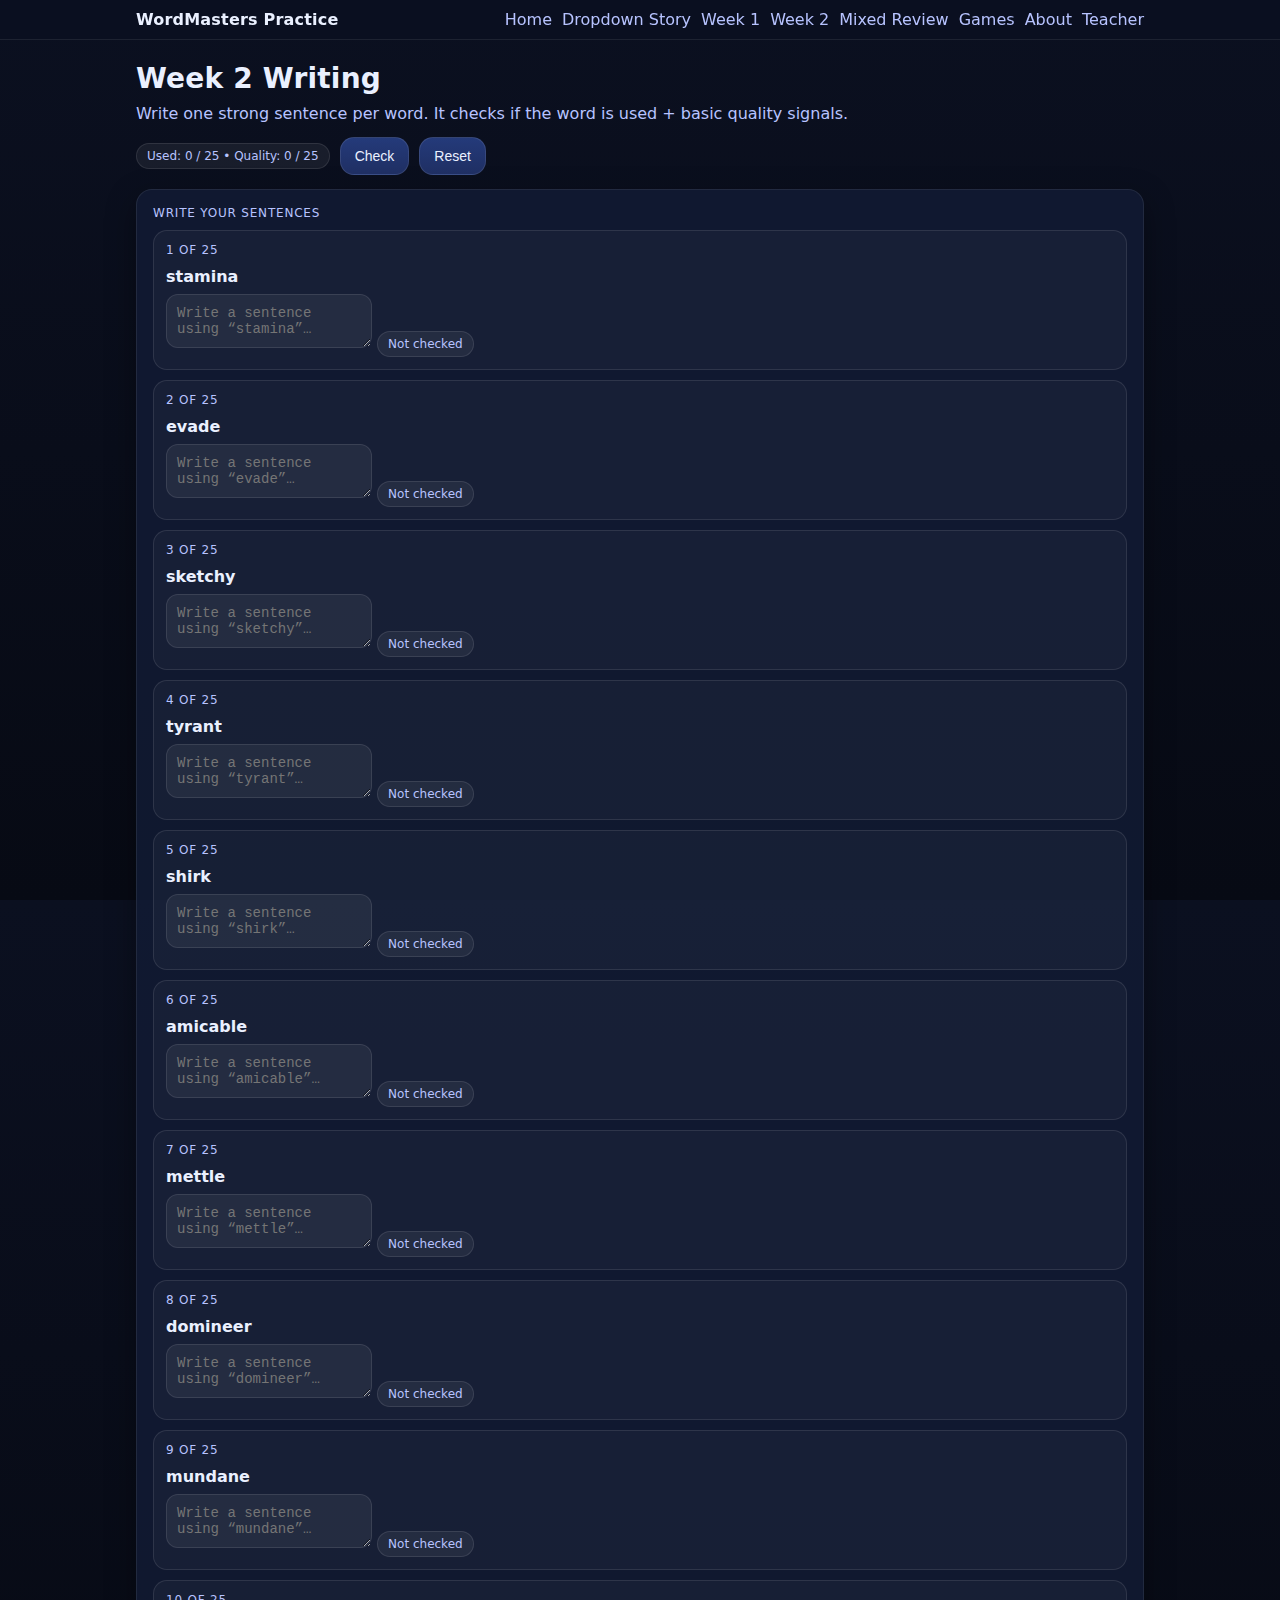
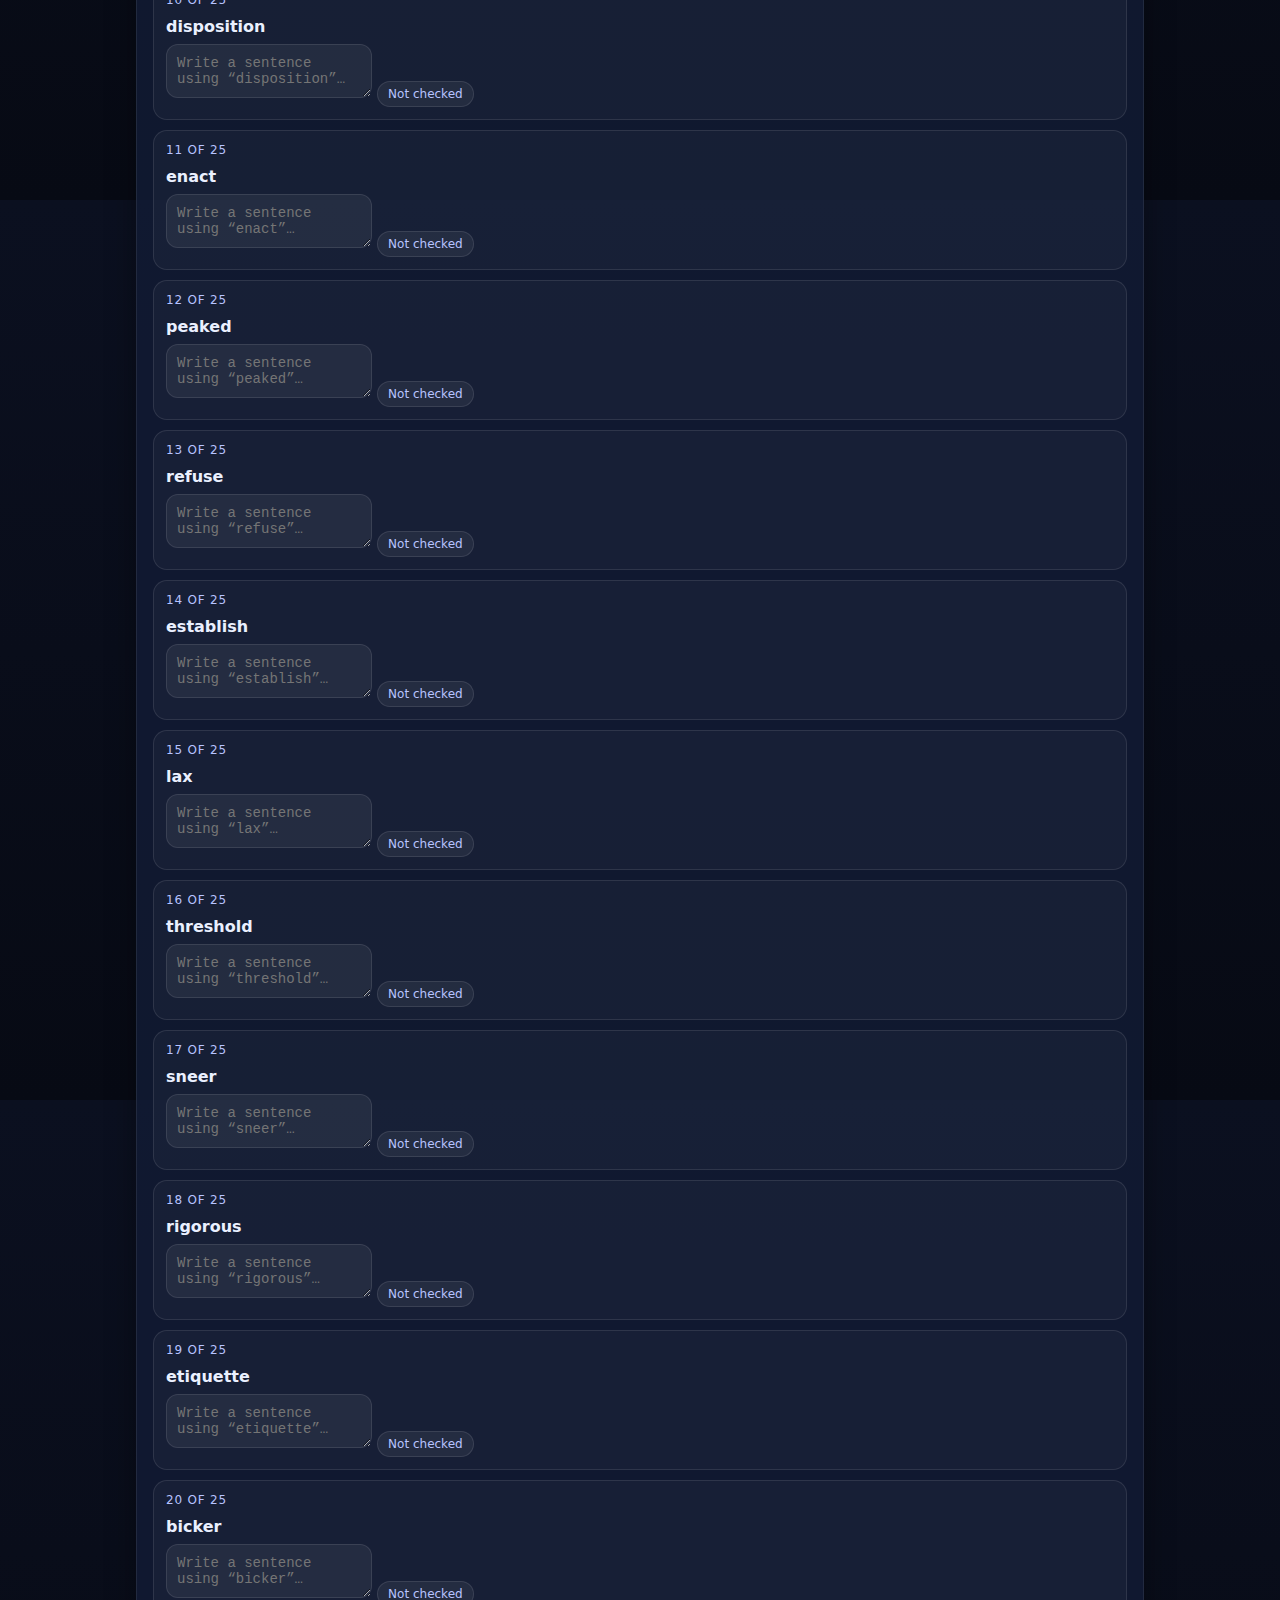
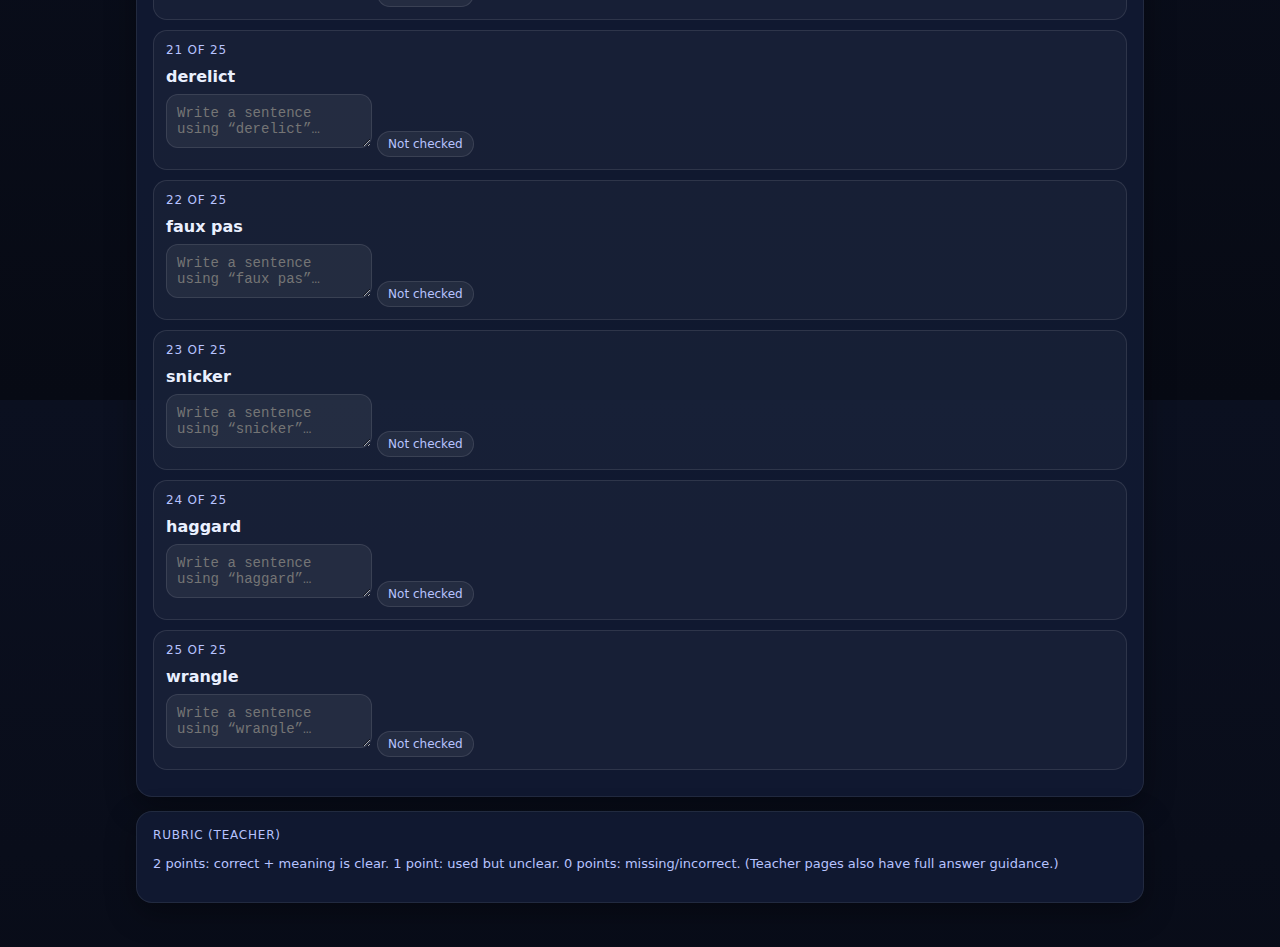
<file: week2.html>
<!doctype html>
<html lang="en">
<head>
<meta charset="utf-8" />
<meta name="viewport" content="width=device-width,initial-scale=1" />
<title>Week 2 Writing</title>
<link rel="stylesheet" href="/assets/styles.css">
</head>
<body>
<script src="/assets/ui.js"></script>

<div class="wrap">
  <div class="bar">
    <div>
      <h1>Week 2 Writing</h1>
      <p class="sub">Write one strong sentence per word. It checks if the word is used + basic quality signals.</p>
    </div>
    <div class="actions">
      <span id="score" class="pill">Used: 0 / 25 • Quality: 0 / 25</span>
      <button class="btn" onclick="check()">Check</button>
      <button class="btn" onclick="resetAll()">Reset</button>
    </div>
  </div>

  <div class="card" style="margin-top:14px;">
    <div class="kicker">Write your sentences</div>
    <div id="list"></div>
  </div>

  <div class="card" style="margin-top:14px;">
    <div class="kicker">Rubric (teacher)</div>
    <p class="small">
      2 points: correct + meaning is clear. 1 point: used but unclear. 0 points: missing/incorrect.
      (Teacher pages also have full answer guidance.)
    </p>
  </div>
</div>

<script>
const KEY="wm_progress_v1";
const words=[
  "stamina","evade","sketchy","tyrant","shirk","amicable","mettle","domineer","mundane",
  "disposition","enact","peaked","refuse","establish","lax","threshold","sneer","rigorous",
  "etiquette","bicker","derelict","faux pas","snicker","haggard","wrangle"
];

function render(){
  const root=document.getElementById("list");
  root.innerHTML="";
  words.forEach((w,i)=>{
    const div=document.createElement("div");
    div.className="q";
    div.innerHTML=`
      <div class="kicker">${i+1} of 25</div>
      <div style="font-weight:900;font-size:16px;margin-bottom:8px;">${w}</div>
      <textarea id="t_${i}" placeholder="Write a sentence using “${w}”…"></textarea>
      <div id="m_${i}" class="pill" style="margin-top:8px;">Not checked</div>
    `;
    root.appendChild(div);
  });
}

function wholeWordUsed(word, raw){
  const text = (raw||"");
  if(word === "faux pas") return text.toLowerCase().includes("faux pas");
  const re = new RegExp(`\\b${word.replace(/[.*+?^${}()|[\\]\\\\]/g,"\\$&")}\\b`, "i");
  return re.test(text);
}

function qualityScore(raw){
  const s = (raw||"").trim();
  let q=0;
  if(s.length >= 25) q++;                 // not too short
  if(/[.?!]$/.test(s)) q++;               // has ending punctuation
  if(/\b(because|so|although|however|when|while)\b/i.test(s)) q++; // has a connector
  // cap at 1 “quality point” for display; we just want simple signals
  return (q>=2) ? 1 : 0;
}

function check(){
  let used=0, qual=0;
  words.forEach((w,i)=>{
    const t=document.getElementById(`t_${i}`);
    const msg=document.getElementById(`m_${i}`);
    t.classList.remove("ok","bad");
    msg.classList.remove("ok","bad");

    const raw=t.value||"";
    const ok = wholeWordUsed(w, raw);

    if(ok){
      used++;
      t.classList.add("ok");
      msg.classList.add("ok");
      const q = qualityScore(raw);
      qual += q;
      msg.textContent = q ? "Used ✅ • Looks strong ✅" : "Used ✅ • Make it clearer (add detail).";
    }else{
      t.classList.add("bad");
      msg.classList.add("bad");
      msg.textContent="Missing word ❌";
    }
  });

  document.getElementById("score").textContent = `Used: ${used} / 25 • Quality: ${qual} / 25`;

  const p = JSON.parse(localStorage.getItem(KEY) || "{}");
  p.week2 = (used === 25 && qual >= 15);
  localStorage.setItem(KEY, JSON.stringify(p));
}

function resetAll(){
  words.forEach((_,i)=>{
    const t=document.getElementById(`t_${i}`);
    const msg=document.getElementById(`m_${i}`);
    t.value="";
    t.classList.remove("ok","bad");
    msg.classList.remove("ok","bad");
    msg.textContent="Not checked";
  });
  document.getElementById("score").textContent="Used: 0 / 25 • Quality: 0 / 25";
}

render();
</script>
</body>
</html>
</file>
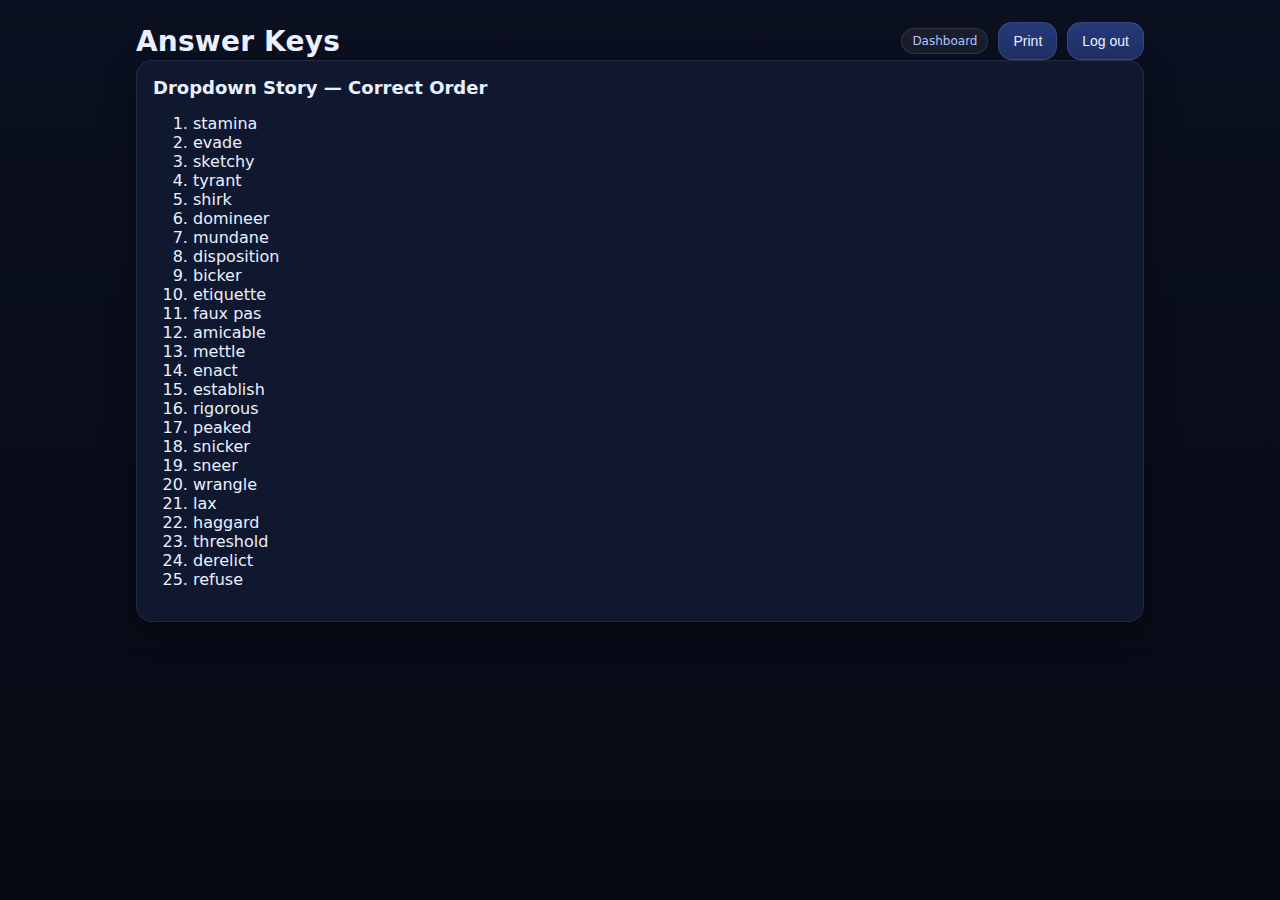
<file: teacher/answer_keys.html>
<!doctype html>
<html lang="en">
<head>
  <meta charset="utf-8">
  <meta name="viewport" content="width=device-width, initial-scale=1">
  <title>Teacher • Answer Keys</title>
  <link rel="stylesheet" href="/assets/styles.css">
</head>
<body>

<div class="wrap">
  <div class="bar">
    <h1>Answer Keys</h1>
    <div class="actions">
      <a class="pill" href="/teacher/index.html">Dashboard</a>
      <button class="btn" onclick="window.print()">Print</button>
      <button class="btn dangerBtn" onclick="logout()">Log out</button>
    </div>
  </div>

  <div class="card">
    <h2>Dropdown Story — Correct Order</h2>
    <ol>
      <li>stamina</li>
      <li>evade</li>
      <li>sketchy</li>
      <li>tyrant</li>
      <li>shirk</li>
      <li>domineer</li>
      <li>mundane</li>
      <li>disposition</li>
      <li>bicker</li>
      <li>etiquette</li>
      <li>faux pas</li>
      <li>amicable</li>
      <li>mettle</li>
      <li>enact</li>
      <li>establish</li>
      <li>rigorous</li>
      <li>peaked</li>
      <li>snicker</li>
      <li>sneer</li>
      <li>wrangle</li>
      <li>lax</li>
      <li>haggard</li>
      <li>threshold</li>
      <li>derelict</li>
      <li>refuse</li>
    </ol>
  </div>
</div>

<script>
function logout() {
  const host = location.host;
  location.href = "https://logout:logout@" + host + "/teacher/";
  setTimeout(() => {
    location.replace("/index.html");
  }, 700);
}
</script>

</body>
</html>
</file>
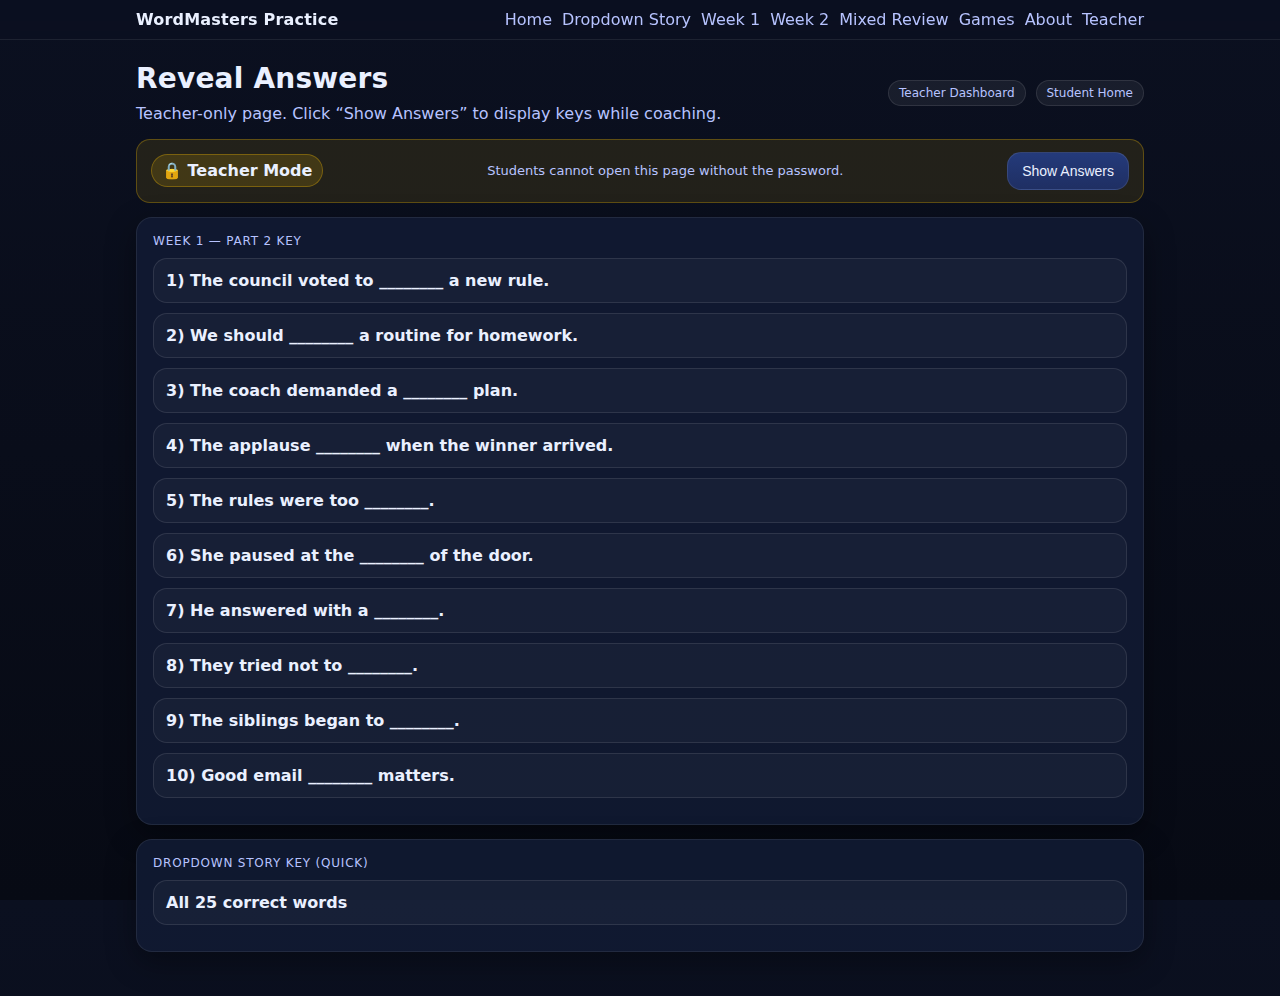
<file: teacher/reveal.html>
<!doctype html>
<html lang="en">
<head>
  <meta charset="utf-8" />
  <meta name="viewport" content="width=device-width,initial-scale=1" />
  <title>Teacher Mode • Reveal Answers</title>
  <link rel="stylesheet" href="/assets/styles.css">
  <style>
    .teacherBanner{
      display:flex; align-items:center; justify-content:space-between; gap:10px; flex-wrap:wrap;
      background: rgba(255, 196, 0, .10);
      border: 1px solid rgba(255, 196, 0, .28);
      border-radius: 14px;
      padding: 12px 14px;
      margin-top: 14px;
    }
    .badge{
      display:inline-block; padding:6px 10px; border-radius:999px;
      background: rgba(255, 196, 0, .14);
      border: 1px solid rgba(255, 196, 0, .30);
      font-weight: 900;
    }
    .hint{ color: var(--muted); font-size: 13px; }
    .ans{
      display:none;
      margin-top:10px;
      padding:10px;
      border-radius:12px;
      border:1px solid rgba(255,255,255,.10);
      background: rgba(255,255,255,.04);
      color: var(--text);
    }
    .show .ans{ display:block; }
  </style>
</head>
<body>
  <script src="/assets/ui.js"></script>

  <div class="wrap">
    <div class="bar">
      <div>
        <h1>Reveal Answers</h1>
        <p class="sub">Teacher-only page. Click “Show Answers” to display keys while coaching.</p>
      </div>
      <div class="actions">
        <a class="pill" href="/teacher/index.html">Teacher Dashboard</a>
        <a class="pill" href="/index.html">Student Home</a>
      </div>
    </div>

    <div class="teacherBanner">
      <div class="badge">🔒 Teacher Mode</div>
      <div class="hint">Students cannot open this page without the password.</div>
      <button class="btn" onclick="toggleAll()">Show Answers</button>
    </div>

    <div class="card" style="margin-top:14px;">
      <div class="kicker">Week 1 — Part 2 key</div>

      <div class="q item">
        <div style="font-weight:900;">1) The council voted to ________ a new rule.</div>
        <div class="ans"><b>Answer:</b> enact — make a law/rule official.</div>
      </div>
      <div class="q item">
        <div style="font-weight:900;">2) We should ________ a routine for homework.</div>
        <div class="ans"><b>Answer:</b> establish — set up a system/routine.</div>
      </div>
      <div class="q item">
        <div style="font-weight:900;">3) The coach demanded a ________ plan.</div>
        <div class="ans"><b>Answer:</b> rigorous — strict/careful/demanding.</div>
      </div>
      <div class="q item">
        <div style="font-weight:900;">4) The applause ________ when the winner arrived.</div>
        <div class="ans"><b>Answer:</b> peaked — reached the highest point.</div>
      </div>
      <div class="q item">
        <div style="font-weight:900;">5) The rules were too ________.</div>
        <div class="ans"><b>Answer:</b> lax — not strict enough.</div>
      </div>
      <div class="q item">
        <div style="font-weight:900;">6) She paused at the ________ of the door.</div>
        <div class="ans"><b>Answer:</b> threshold — doorway/beginning point.</div>
      </div>
      <div class="q item">
        <div style="font-weight:900;">7) He answered with a ________.</div>
        <div class="ans"><b>Answer:</b> sneer — scornful look/response.</div>
      </div>
      <div class="q item">
        <div style="font-weight:900;">8) They tried not to ________.</div>
        <div class="ans"><b>Answer:</b> snicker — quiet rude laugh.</div>
      </div>
      <div class="q item">
        <div style="font-weight:900;">9) The siblings began to ________.</div>
        <div class="ans"><b>Answer:</b> bicker — argue about small things.</div>
      </div>
      <div class="q item">
        <div style="font-weight:900;">10) Good email ________ matters.</div>
        <div class="ans"><b>Answer:</b> etiquette — polite behavior rules.</div>
      </div>
    </div>

    <div class="card" style="margin-top:14px;">
      <div class="kicker">Dropdown Story key (quick)</div>
      <div class="q item">
        <div style="font-weight:900;">All 25 correct words</div>
        <div class="ans">
          stamina, evade, sketchy, tyrant, shirk, domineer, mundane, disposition, bicker, etiquette,
          faux pas, amicable, mettle, enact, establish, rigorous, peaked, snicker, sneer, wrangle,
          lax, haggard, threshold, derelict, refuse
        </div>
      </div>
    </div>
  </div>

<script>
let showing=false;
function toggleAll(){
  showing=!showing;
  document.querySelectorAll(".item").forEach(x=>x.classList.toggle("show", showing));
  document.querySelector(".teacherBanner .btn").textContent = showing ? "Hide Answers" : "Show Answers";
}
</script>
</body>
</html>
</file>
<file: assets/styles.css>
:root{
  --bg:#0b1020;
  --bg2:#070a14;
  --card:#111a33;
  --text:#eaf0ff;
  --muted:#b7c3ff;
  --line:rgba(255,255,255,.10);

  --btn1:#243a7a;
  --btn2:#1f2f63;

  --okbg: rgba(34,197,94,.18);
  --okbd: rgba(34,197,94,.35);
  --badbg: rgba(239,68,68,.18);
  --badbd: rgba(239,68,68,.35);

  --shadow: 0 10px 30px rgba(0,0,0,.35);
  --r16:16px;
  --r14:14px;
}

*{ box-sizing:border-box; }
html,body{ height:100%; }
body{
  margin:0;
  font-family: system-ui, -apple-system, Segoe UI, Roboto, Arial;
  background: linear-gradient(180deg,var(--bg),var(--bg2));
  color: var(--text);
}

.wrap{ max-width: 1040px; margin:0 auto; padding: 22px 16px 44px; }

h1{ margin:0; font-size:28px; letter-spacing:.2px; }
h2{ margin:0 0 10px; font-size:18px; }
.sub{ margin:8px 0 0; color: var(--muted); line-height:1.35; }

.card{
  background: rgba(17,26,51,.88);
  border: 1px solid rgba(255,255,255,.08);
  border-radius: var(--r16);
  padding: 16px;
  box-shadow: var(--shadow);
}

.kicker{
  font-size:12px;
  color: var(--muted);
  text-transform: uppercase;
  letter-spacing: .8px;
  margin-bottom: 10px;
}

.bar{ display:flex; align-items:center; justify-content:space-between; gap:12px; flex-wrap:wrap; }
.actions{ display:flex; align-items:center; gap:10px; flex-wrap:wrap; }

.btn{
  appearance:none;
  border: 1px solid rgba(255,255,255,.10);
  color: var(--text);
  background: linear-gradient(180deg,var(--btn1),var(--btn2));
  padding: 10px 14px;
  border-radius: var(--r14);
  cursor:pointer;
  transition: transform .06s ease, filter .12s ease;
  font-size: 14px;
}
.btn:hover{ filter: brightness(1.06); transform: translateY(-1px); }
.btn:active{ transform: translateY(0px); }

.pill{
  display:inline-block;
  padding: 5px 10px;
  border-radius: 999px;
  background: rgba(255,255,255,.06);
  border: 1px solid var(--line);
  color: var(--muted);
  font-size: 12px;
  text-decoration:none;
}

.grid{
  display:grid;
  gap:12px;
  grid-template-columns: repeat(auto-fit, minmax(240px, 1fr));
}

.linkCard{
  display:block;
  text-decoration:none;
  color: var(--text);
  background: linear-gradient(180deg,var(--btn1),var(--btn2));
  border: 1px solid rgba(255,255,255,.10);
  padding: 14px;
  border-radius: var(--r14);
  transition: transform .06s ease, filter .12s ease;
}
.linkCard:hover{ filter:brightness(1.06); transform:translateY(-1px); }
.linkCard .title{ font-size:18px; font-weight:800; margin:0 0 6px; }
.linkCard .desc{ margin:0; color: var(--muted); font-size:14px; line-height:1.35; }

.q{
  border: 1px solid var(--line);
  border-radius: var(--r14);
  padding: 12px;
  margin: 10px 0;
  background: rgba(255,255,255,.03);
}

select, textarea, input{
  background: rgba(255,255,255,.06);
  color: var(--text);
  border: 1px solid var(--line);
  border-radius: 12px;
  padding: 10px;
  font-size: 14px;
}
option{ color: #0b1020; }
select.ok, textarea.ok, input.ok{ background: var(--okbg); border-color: var(--okbd); }
select.bad, textarea.bad, input.bad{ background: var(--badbg); border-color: var(--badbd); }

hr{ border:0; border-top:1px solid var(--line); margin: 14px 0; }

.small{ color: var(--muted); font-size: 13px; line-height:1.45; }

.topnav{
  position: sticky;
  top:0;
  z-index: 10;
  backdrop-filter: blur(8px);
  background: rgba(11,16,32,.65);
  border-bottom: 1px solid rgba(255,255,255,.08);
}
.topnav .inner{
  max-width: 1040px;
  margin:0 auto;
  padding: 10px 16px;
  display:flex;
  align-items:center;
  justify-content:space-between;
  gap:12px;
  flex-wrap:wrap;
}
.navlinks{ display:flex; gap:10px; flex-wrap:wrap; }
.navlinks a{ color: var(--muted); text-decoration:none; }
.navlinks a:hover{ text-decoration:underline; }
.brand{ font-weight:800; letter-spacing:.2px; }
</file>
